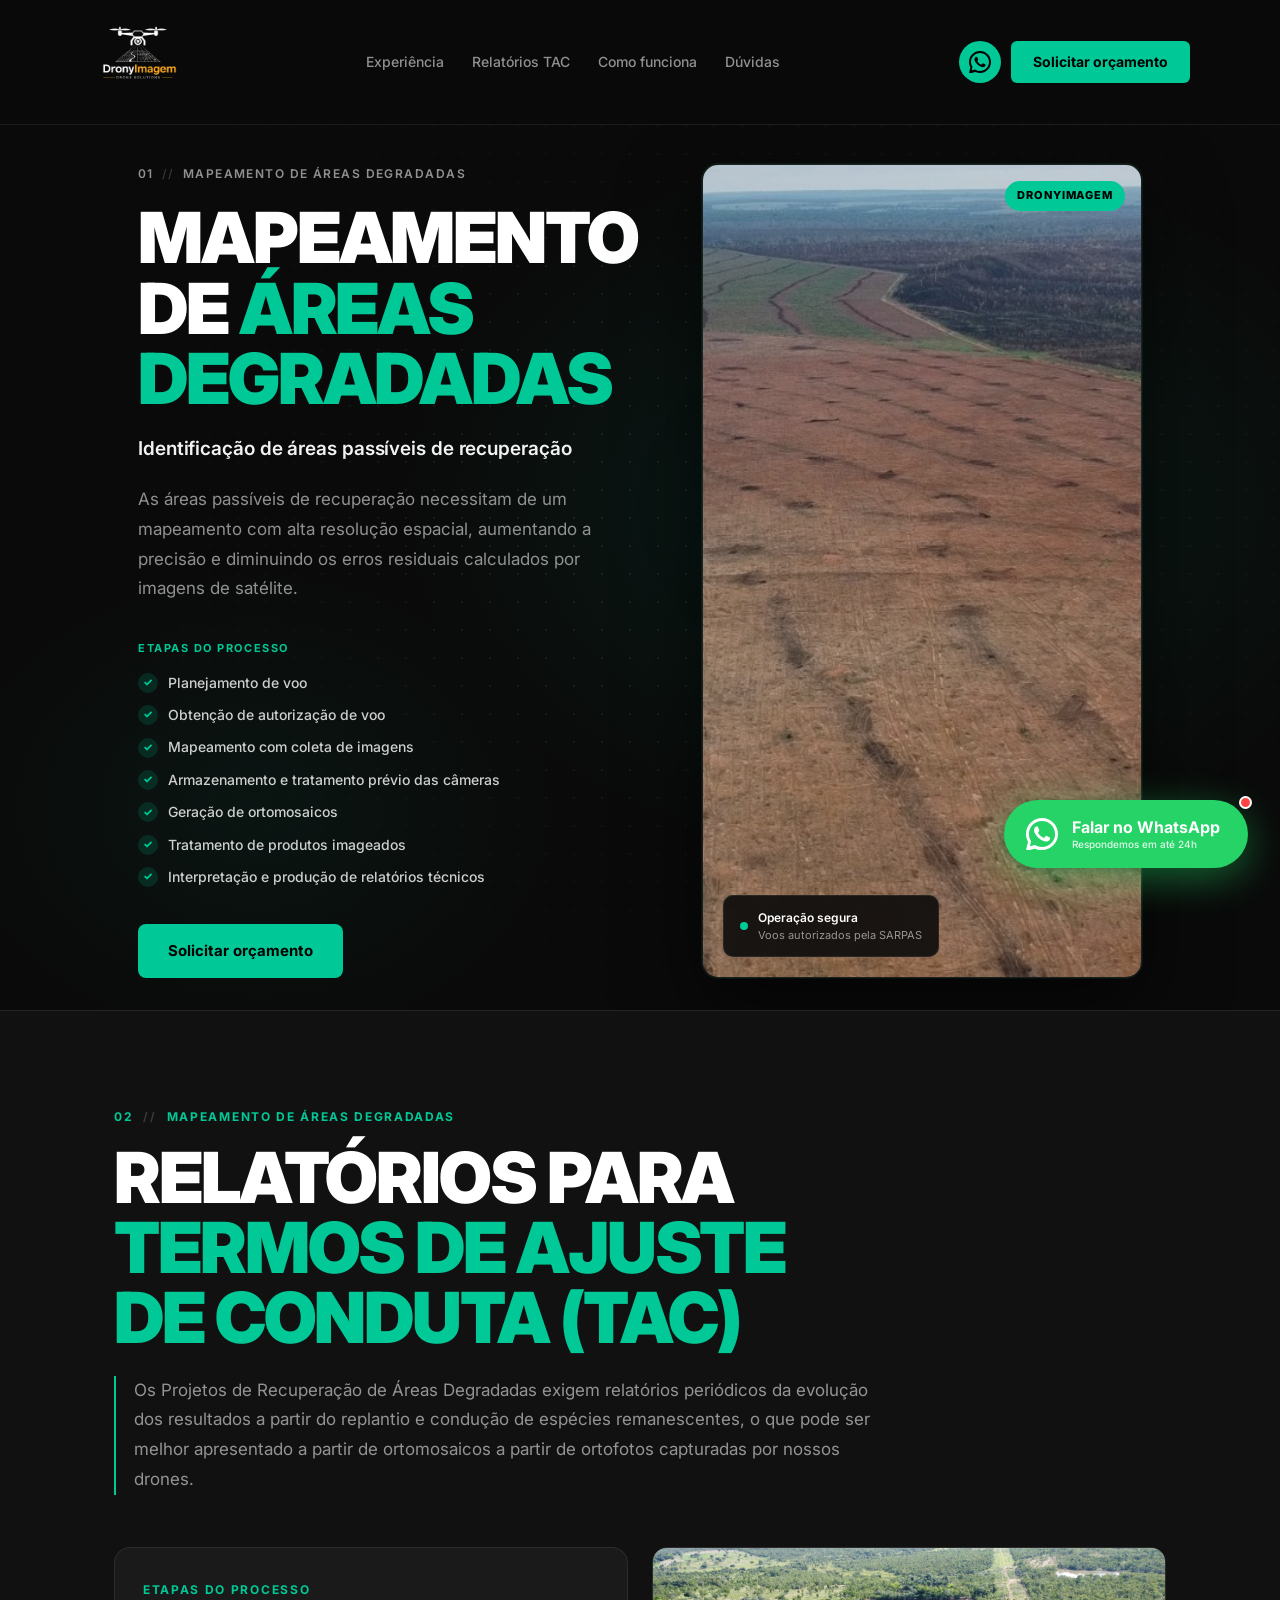
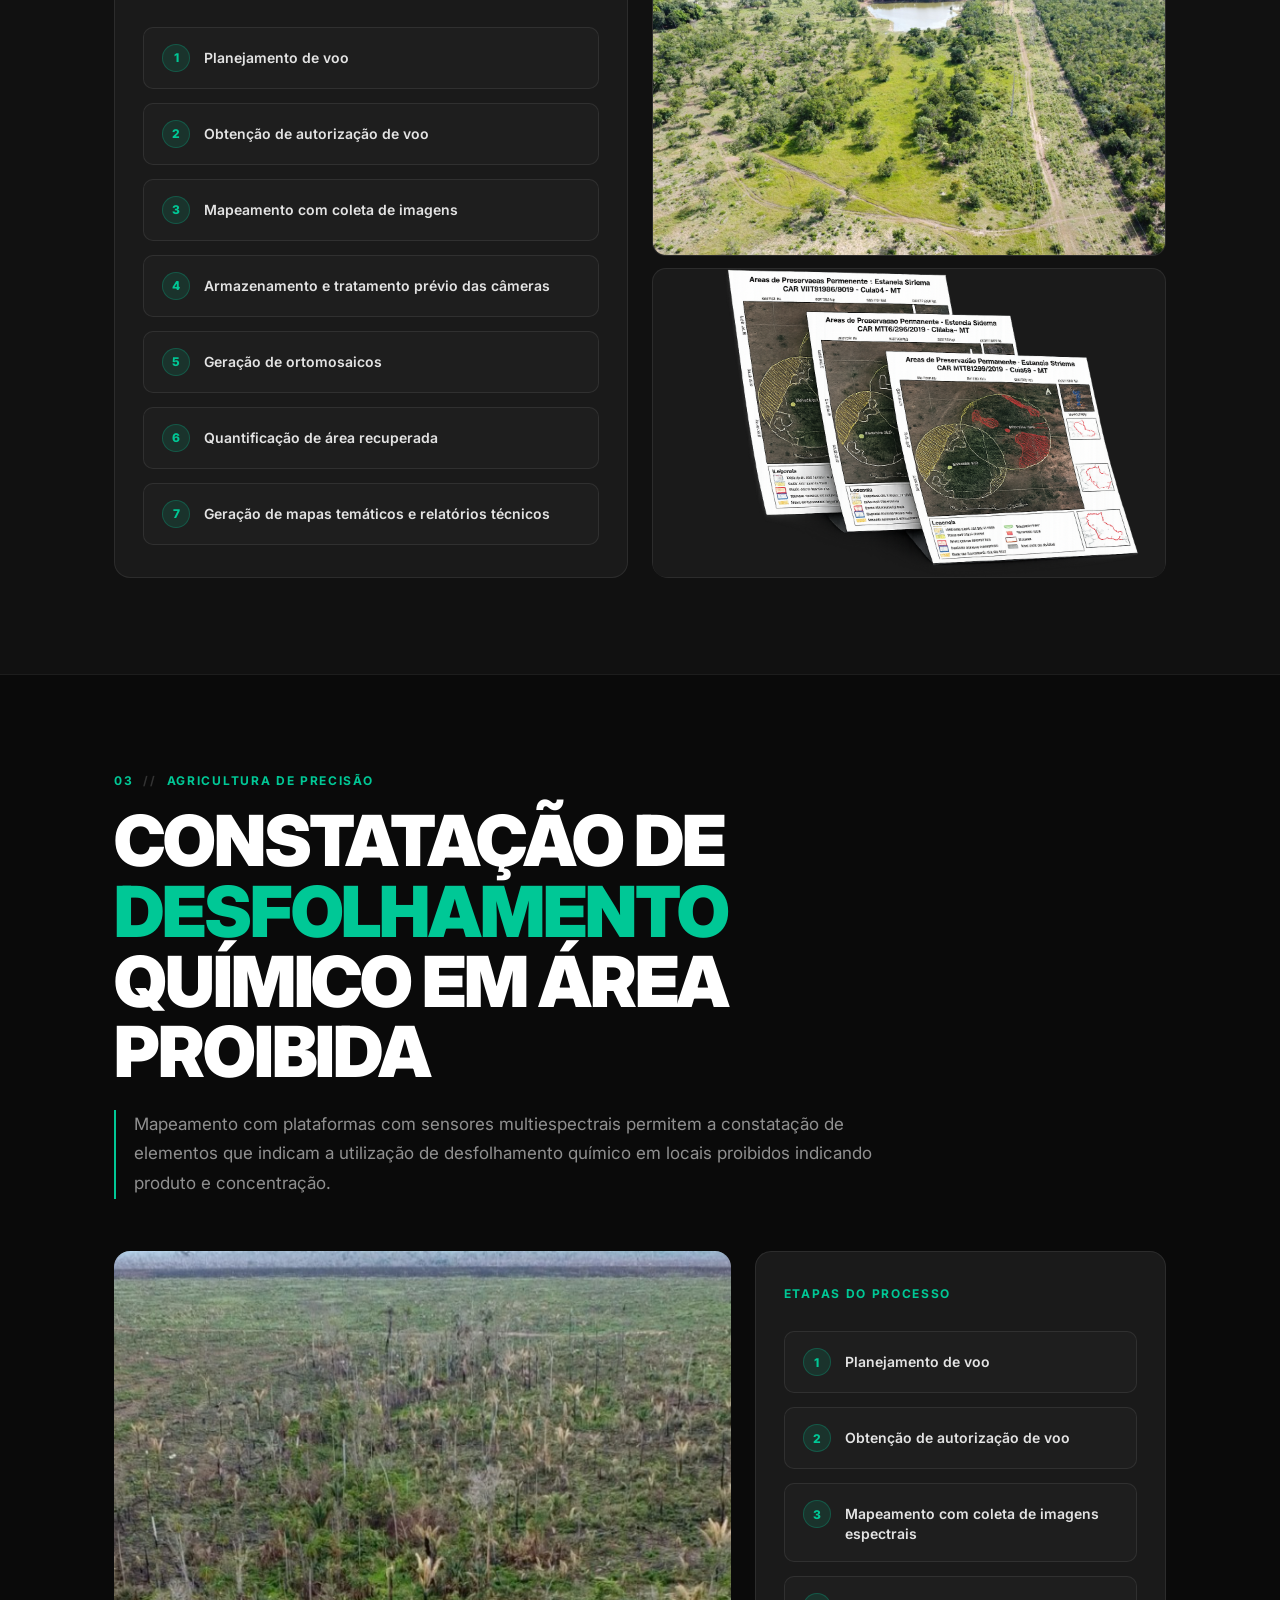
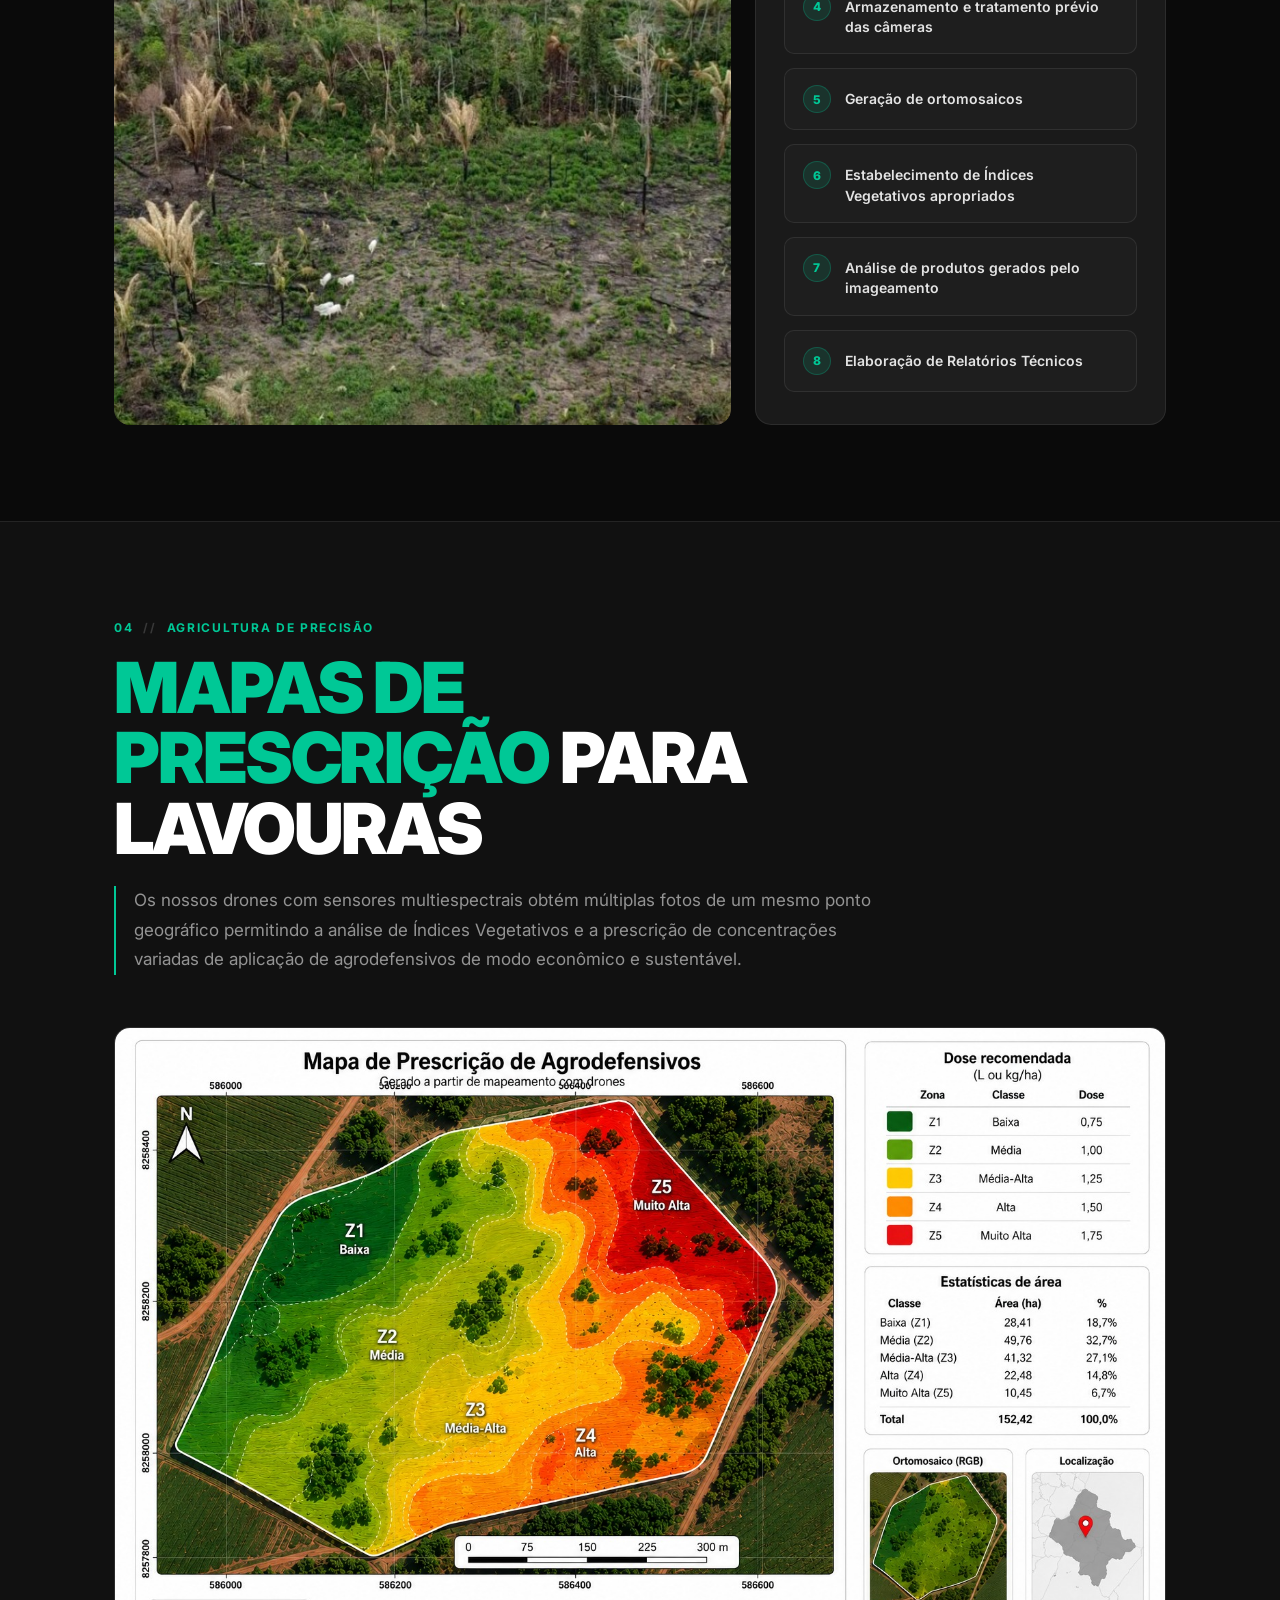
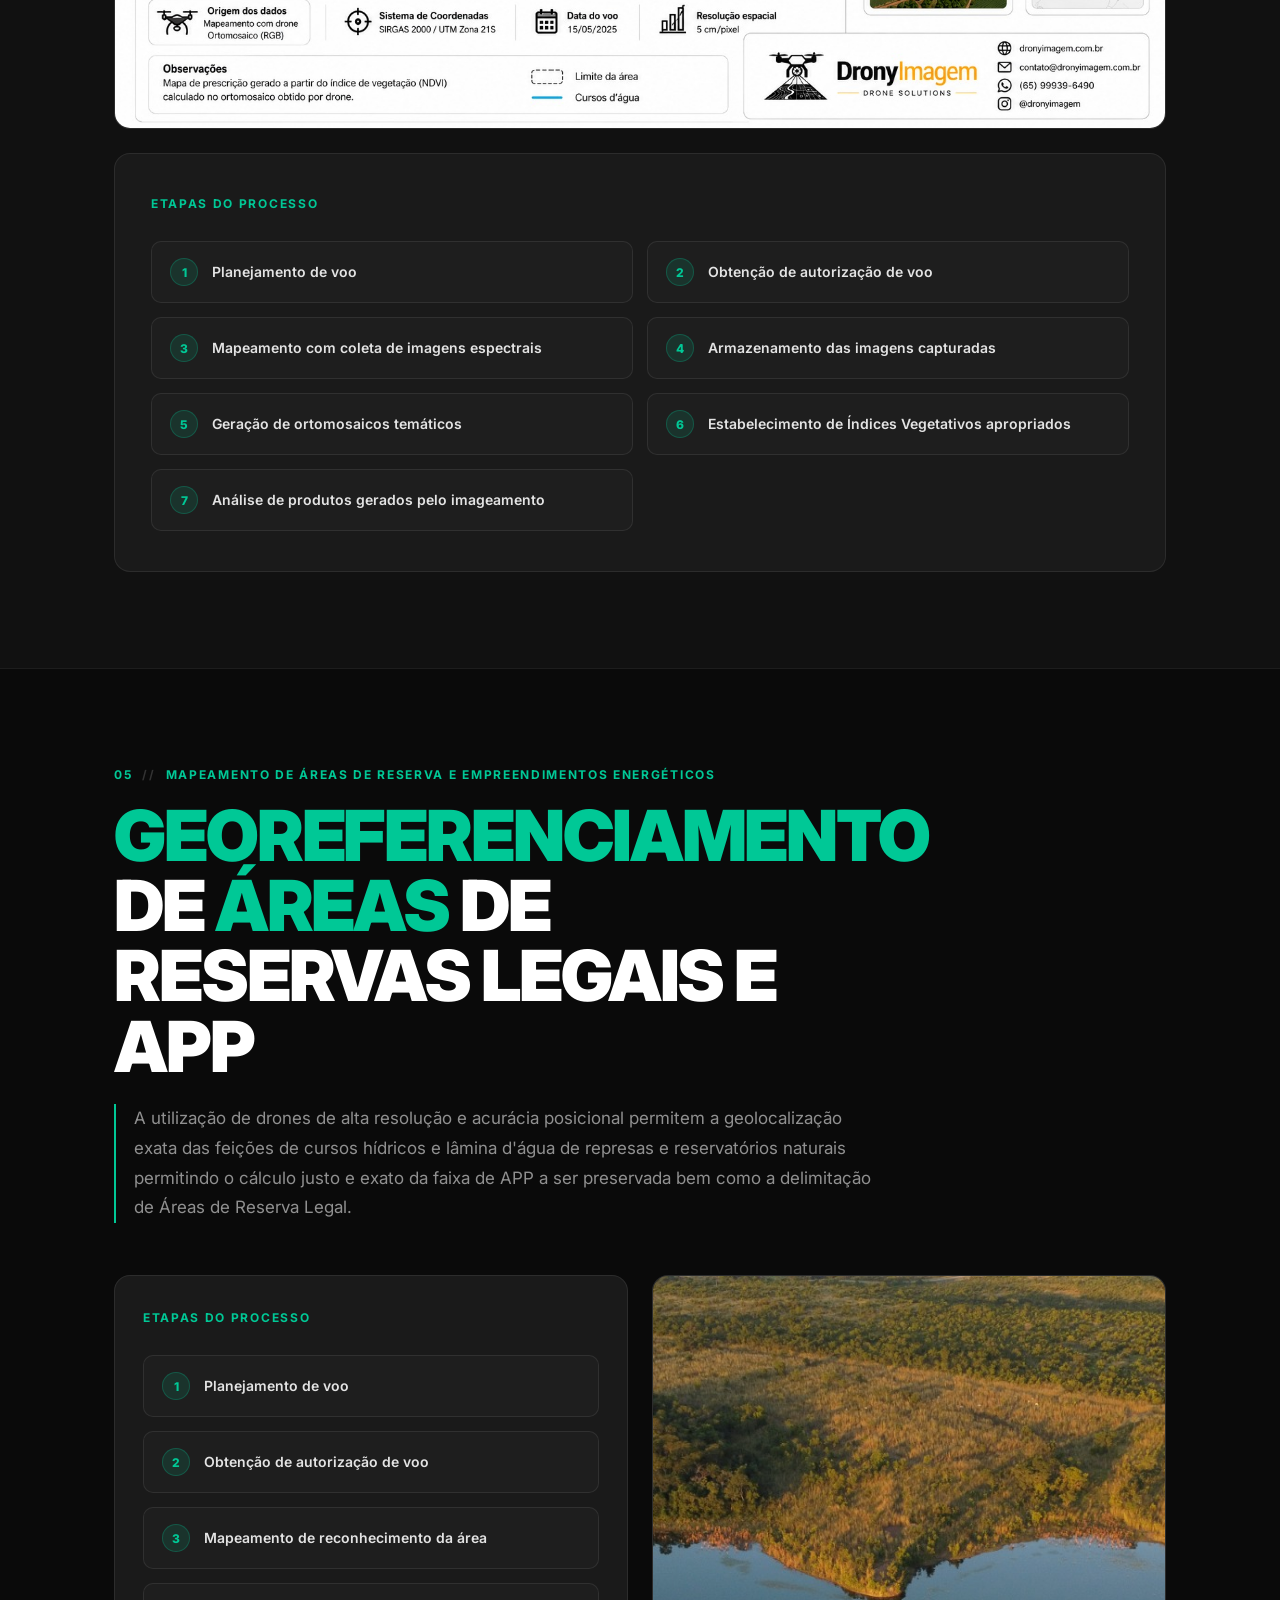
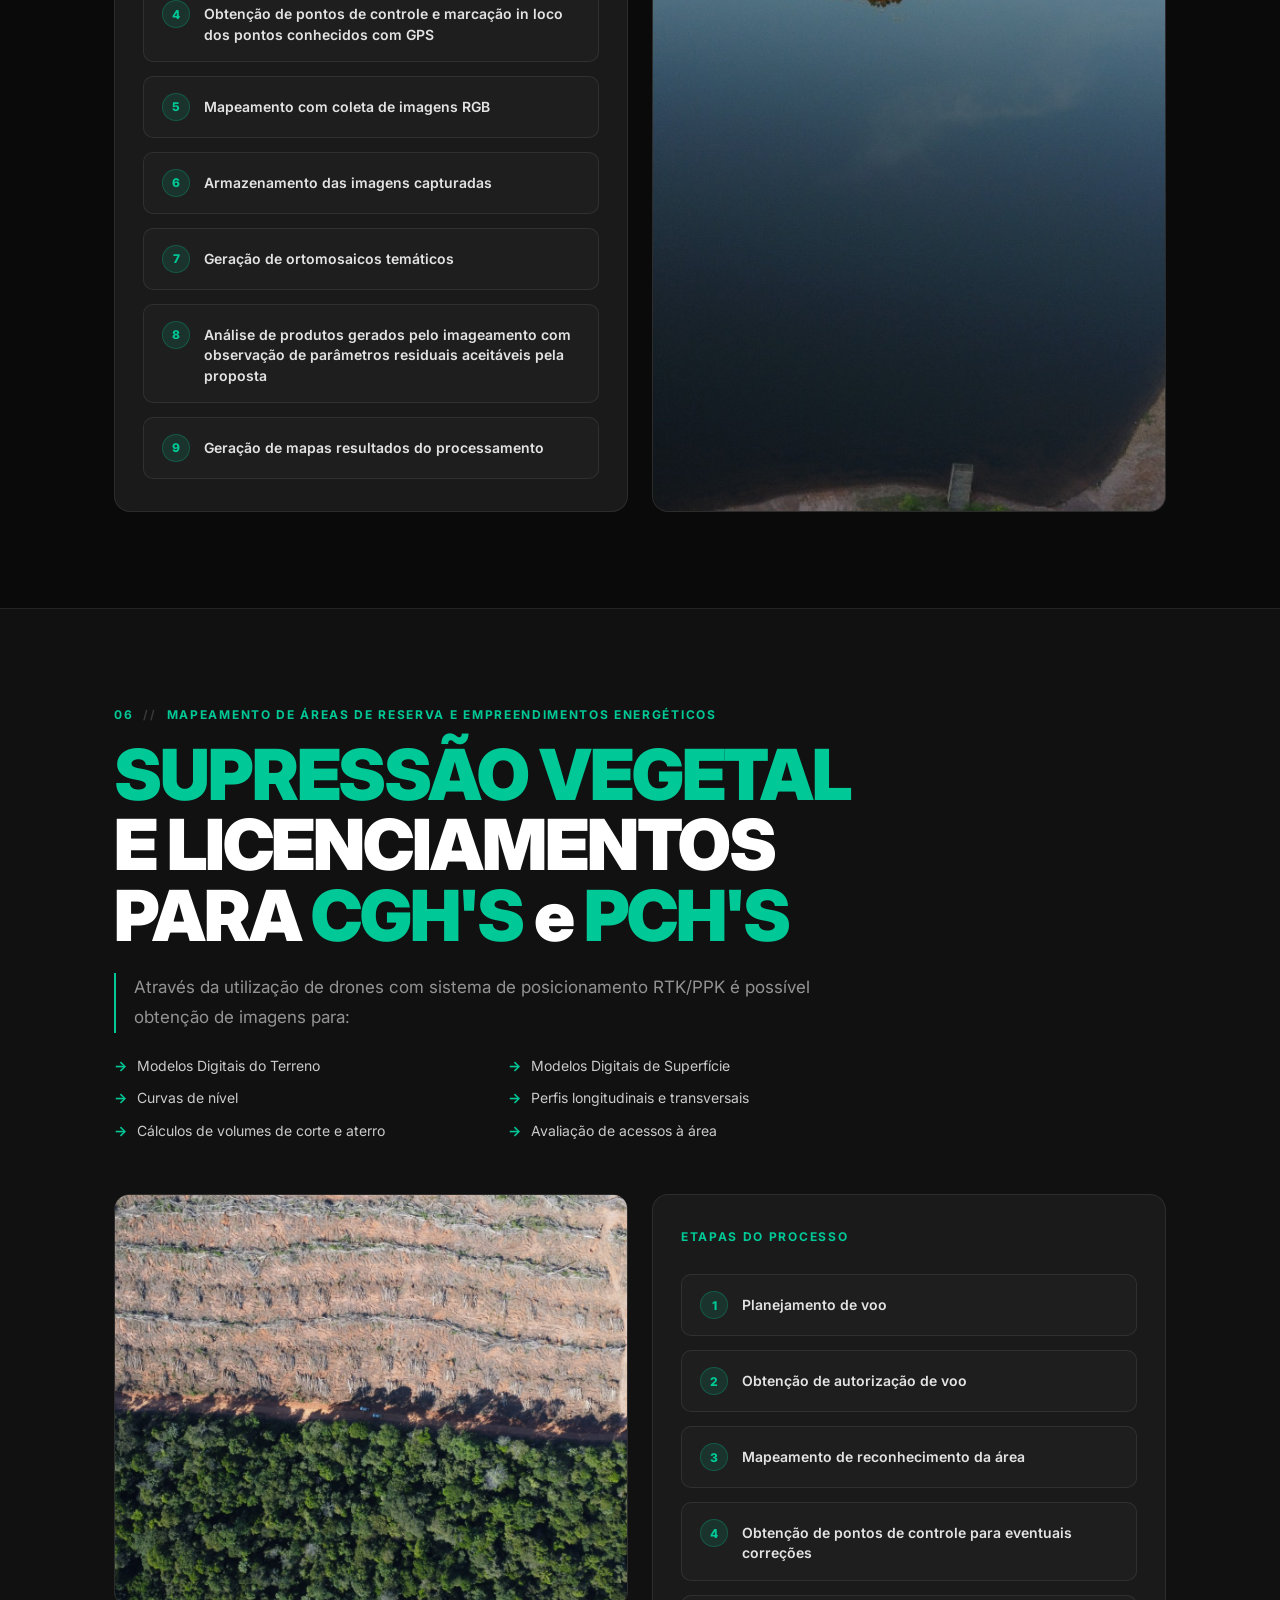
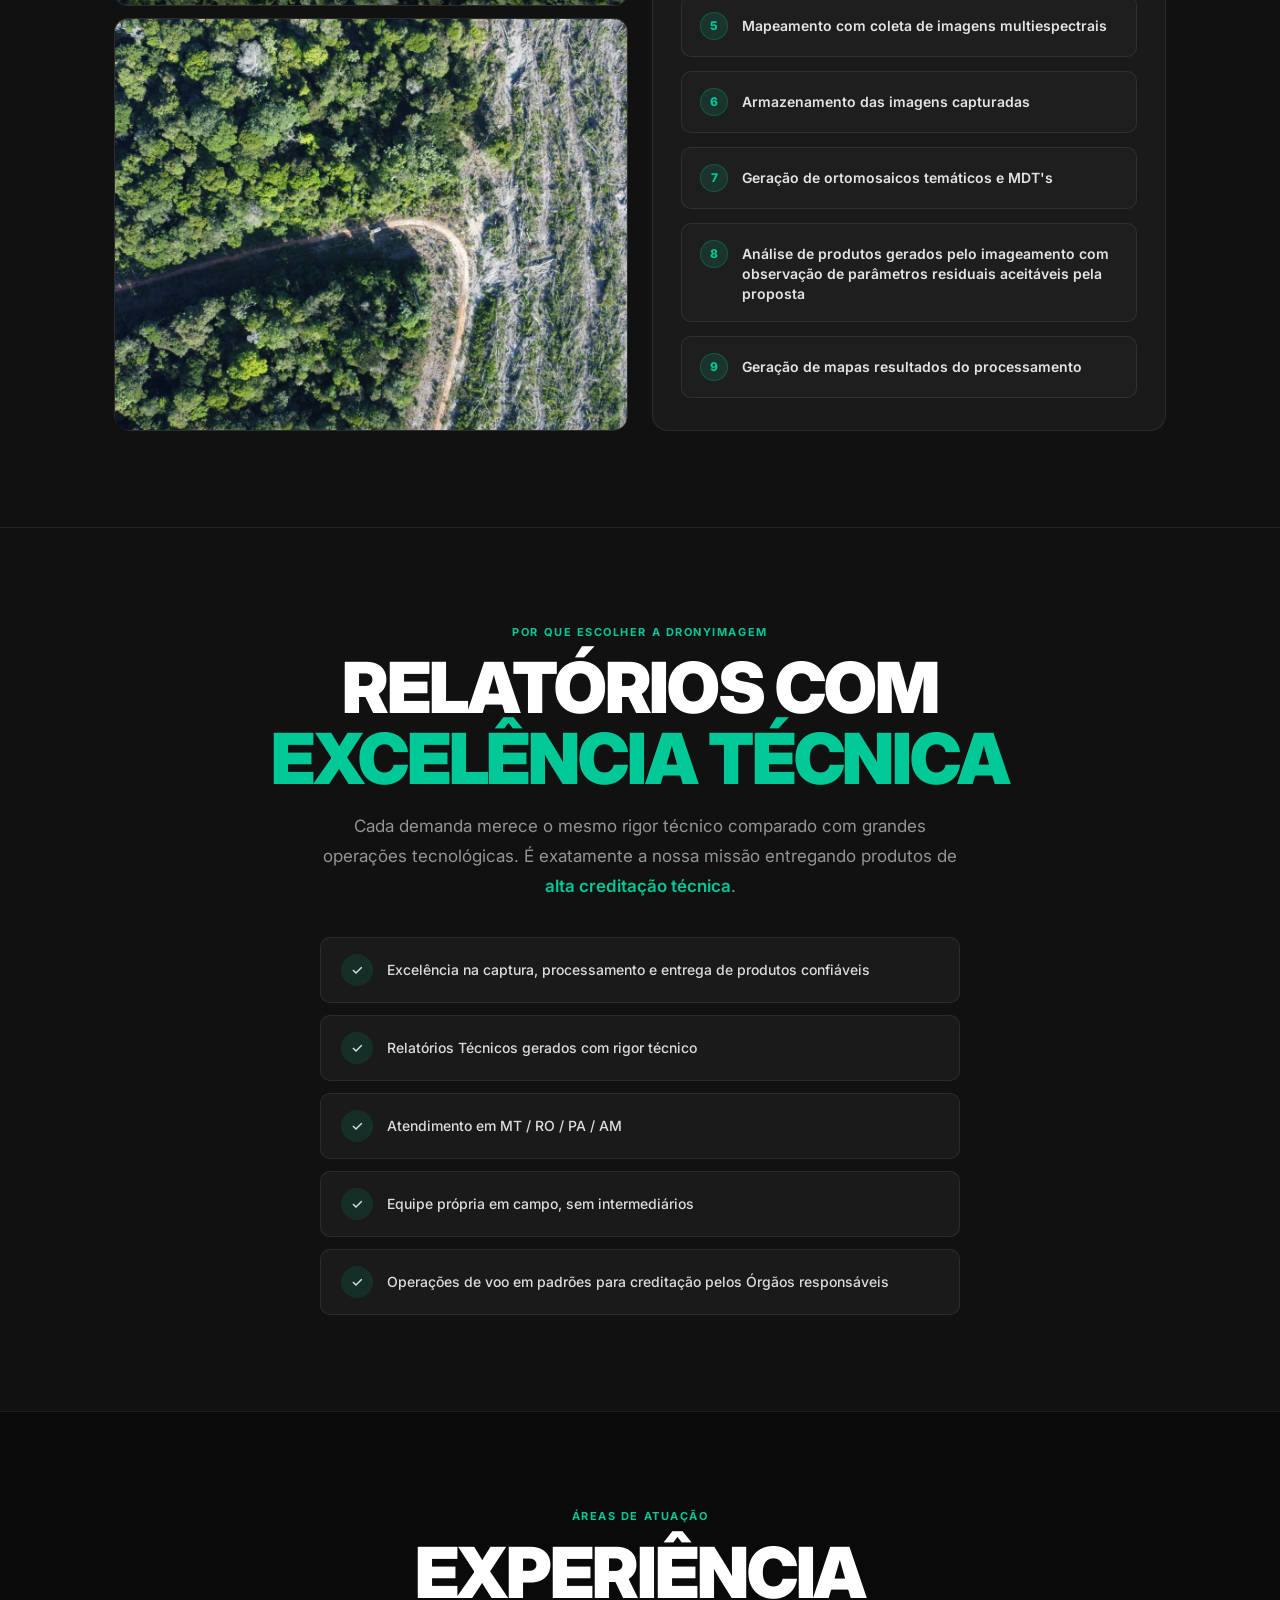
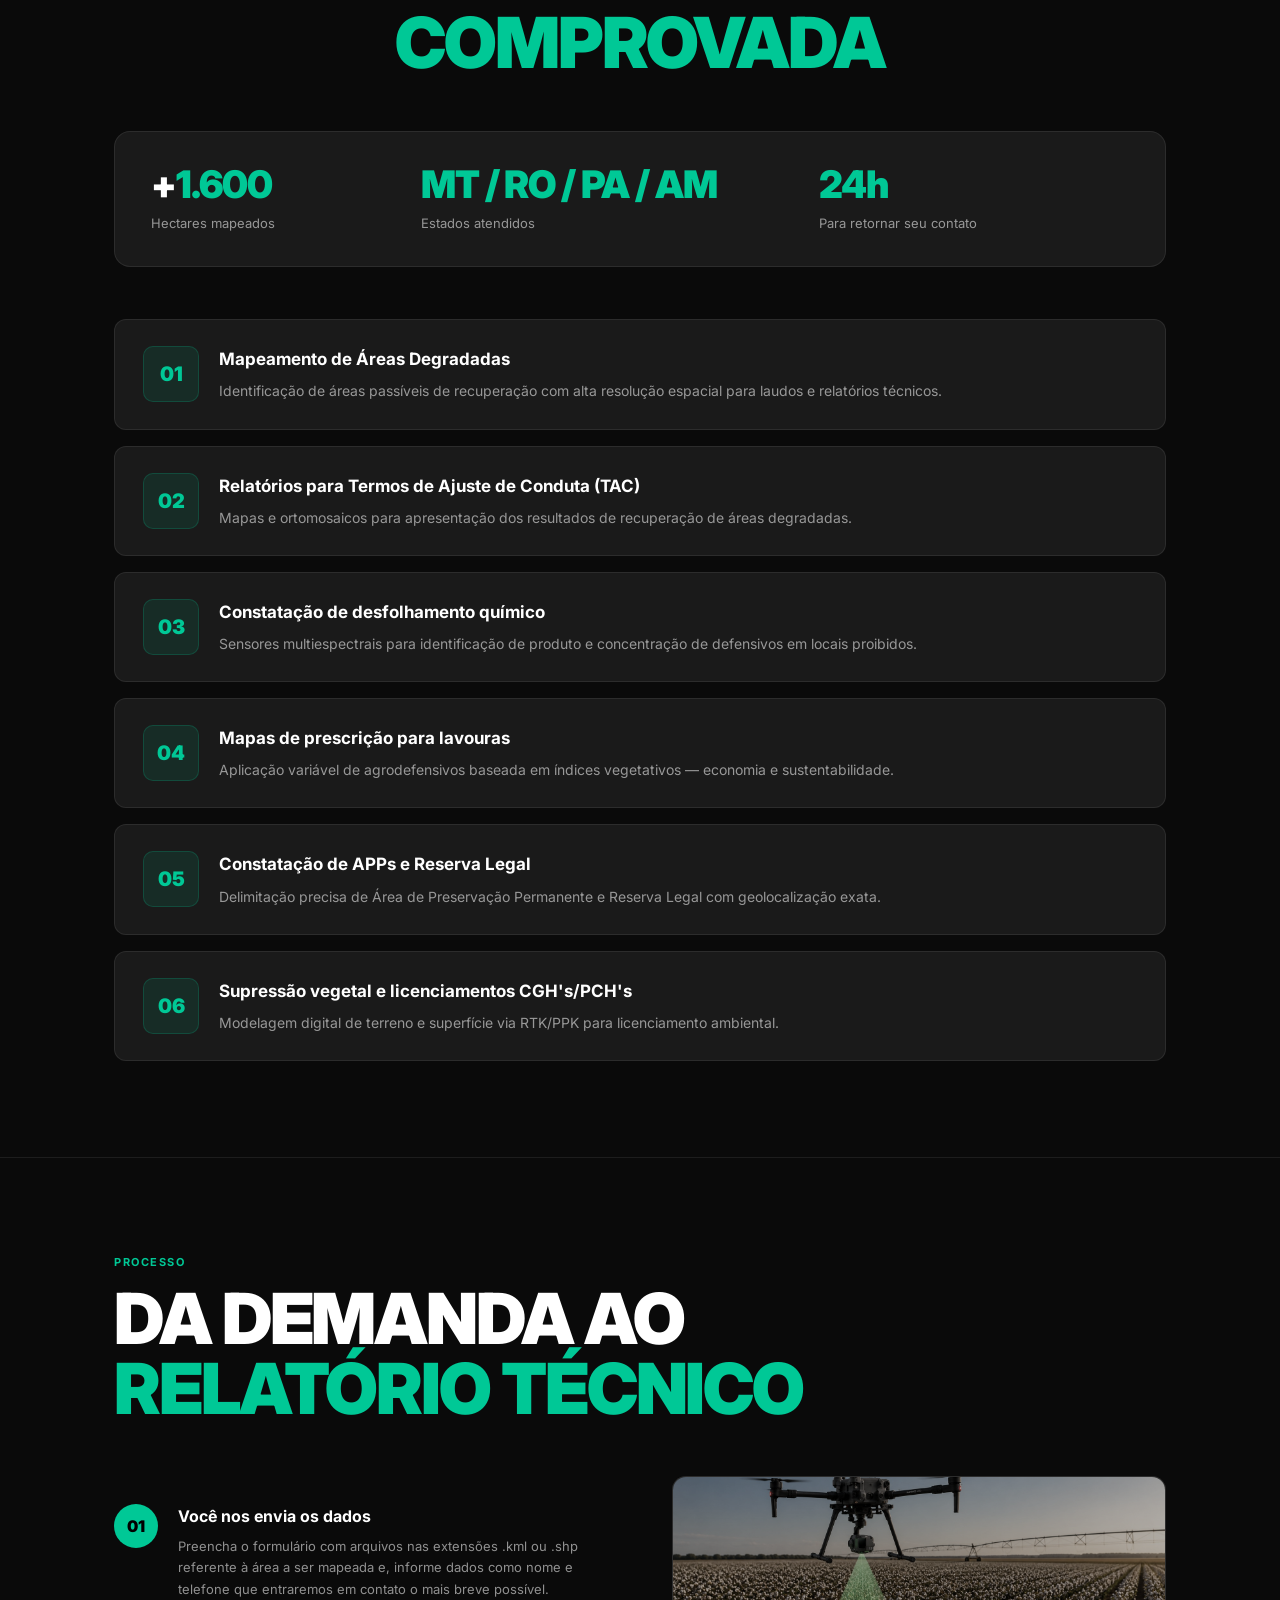
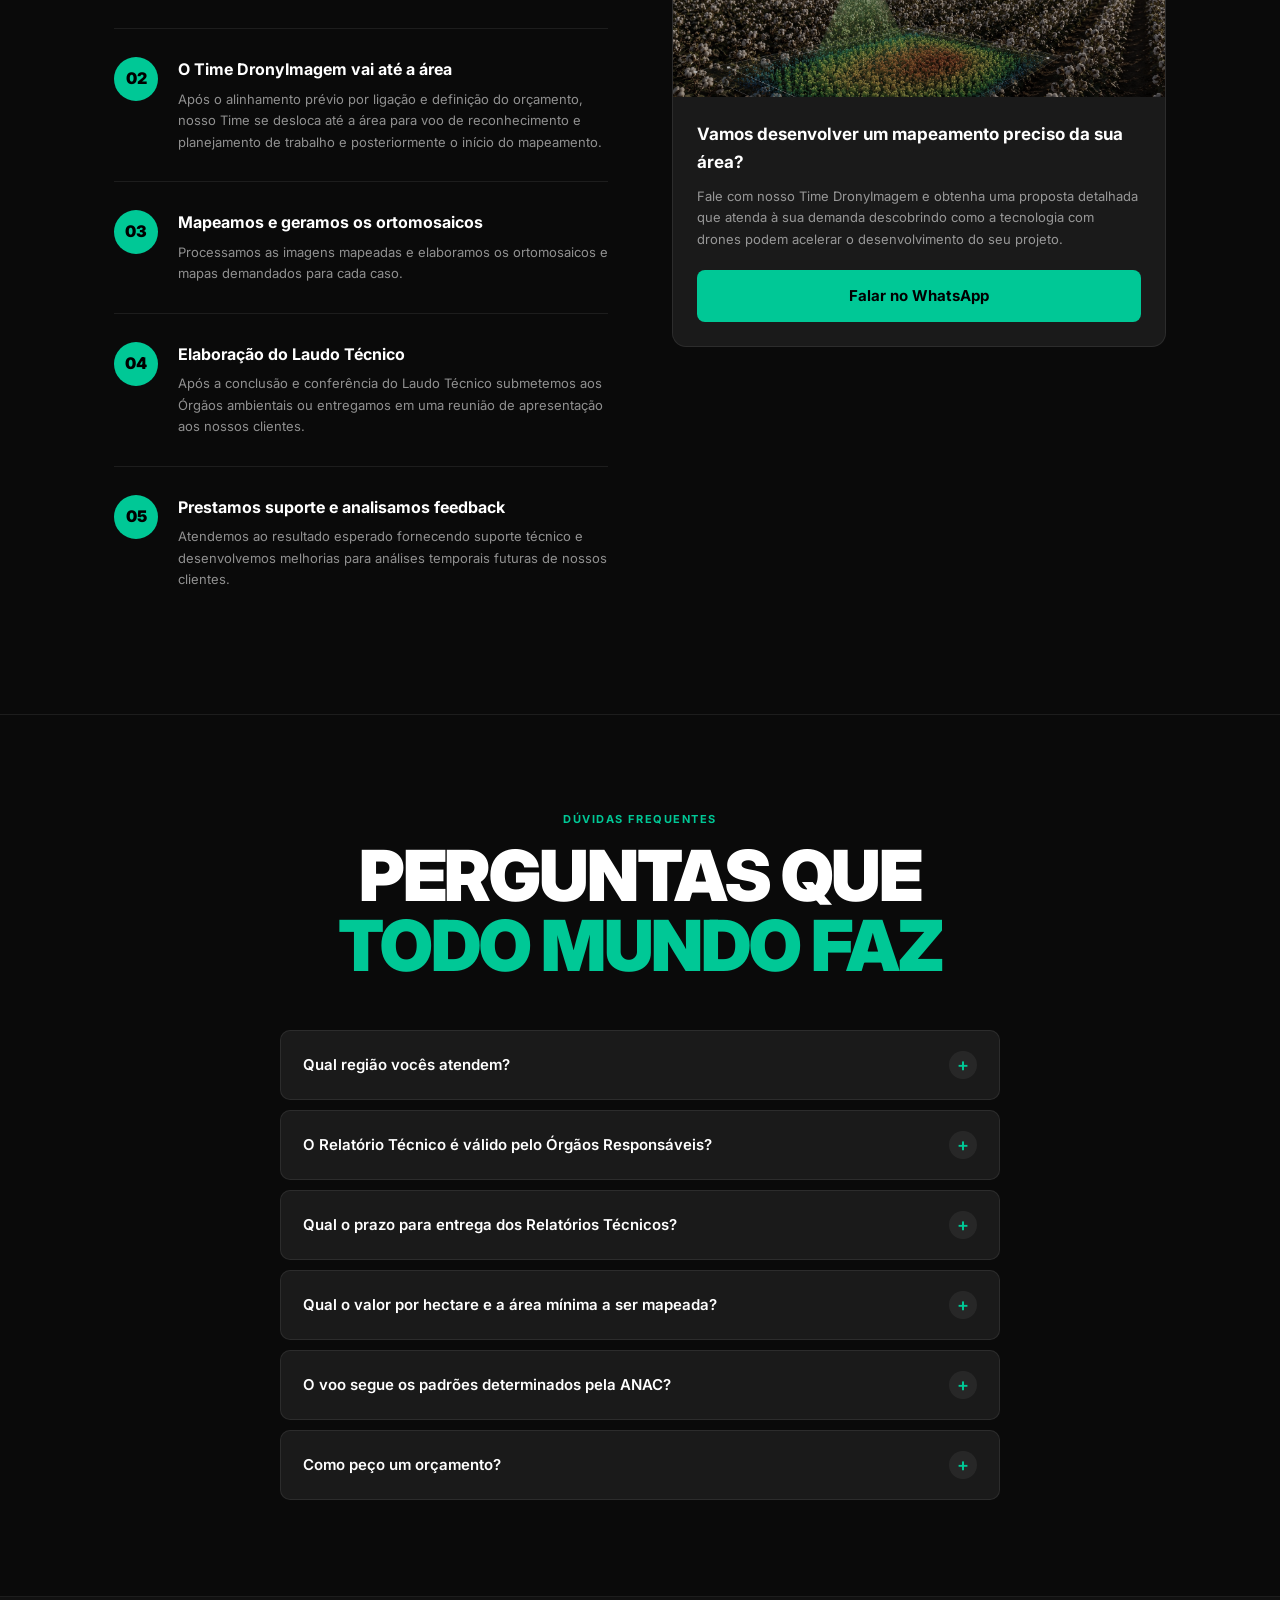
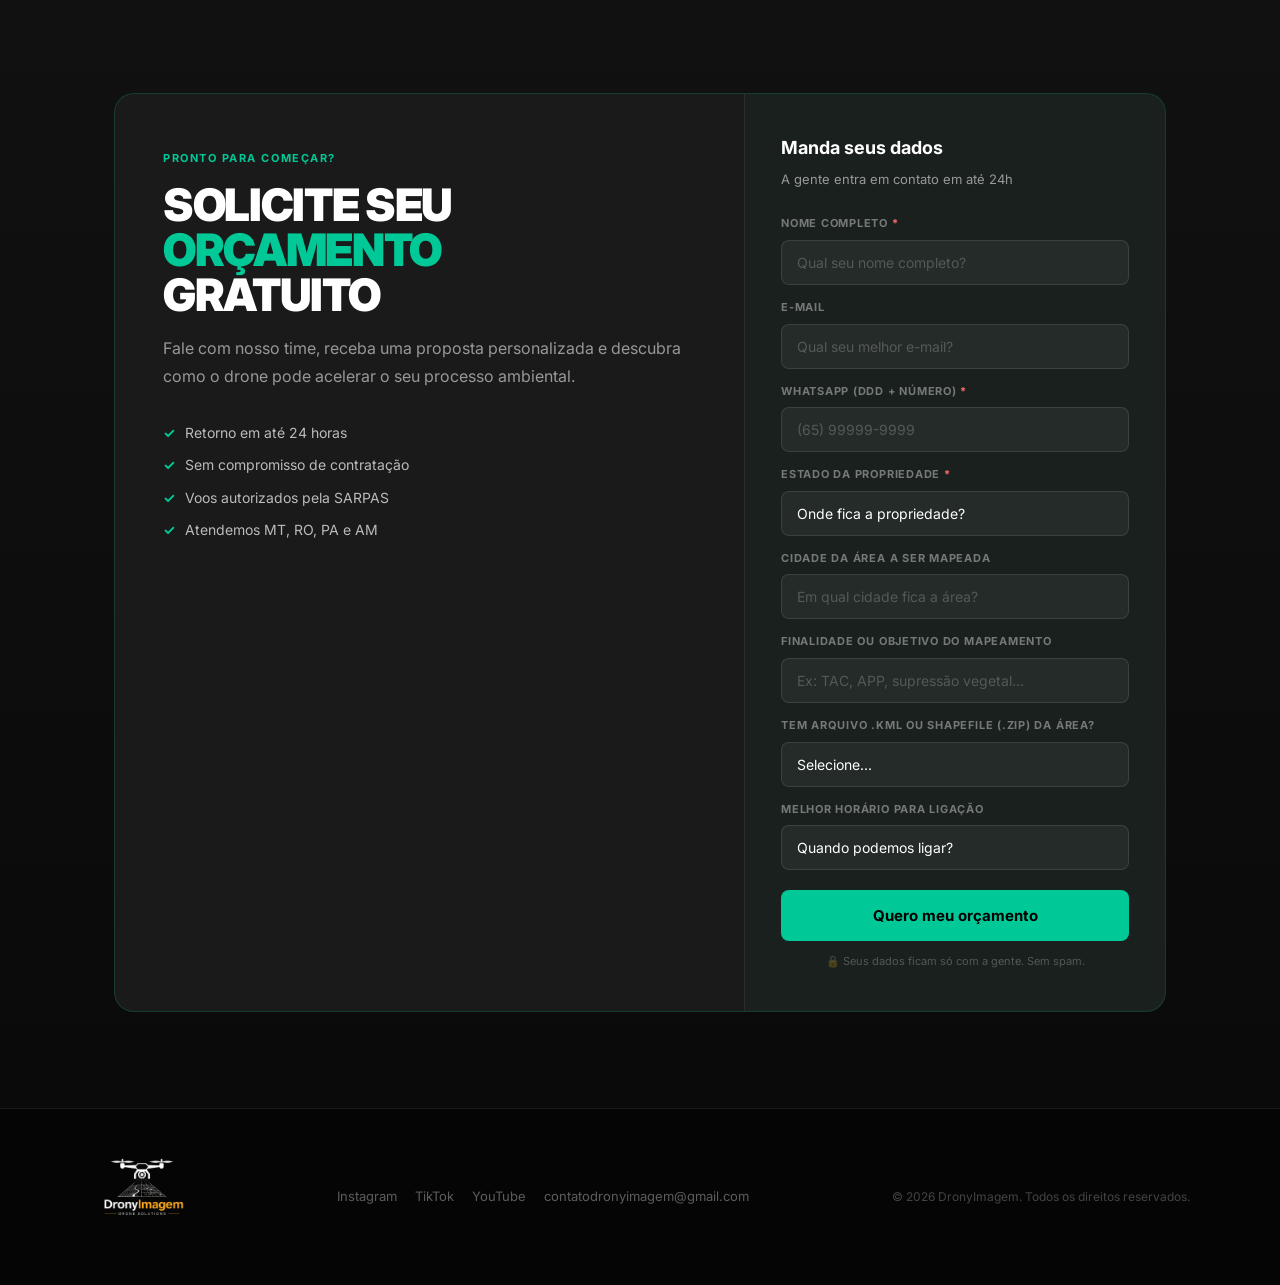
<file: lp/meio-ambiente/index.html>
<!DOCTYPE html>
<html lang="pt-BR">
<head>
<meta charset="UTF-8">
<meta name="viewport" content="width=device-width, initial-scale=1.0">

<!-- Google Tag Manager -->
<script>(function(w,d,s,l,i){w[l]=w[l]||[];w[l].push({'gtm.start':
new Date().getTime(),event:'gtm.js'});var f=d.getElementsByTagName(s)[0],
j=d.createElement(s),dl=l!='dataLayer'?'&l='+l:'';j.async=true;j.src=
'https://www.googletagmanager.com/gtm.js?id='+i+dl;f.parentNode.insertBefore(j,f);
})(window,document,'script','dataLayer','GTM-53GV2BVG');</script>
<!-- End Google Tag Manager -->

<meta name="description" content="Mapeamento de áreas degradadas, supressão vegetal e licenciamento ambiental com drone. Relatórios técnicos em dias para pequenos e médios produtores.">
<meta name="author" content="DronyImagem">
<title>Meio Ambiente | Mapeamento Ambiental com Drone — DronyImagem</title>
<link rel="icon" href="../../favicon.ico">
<meta property="og:type" content="website">
<meta property="og:site_name" content="DronyImagem">
<meta property="og:title" content="Meio Ambiente | Mapeamento Ambiental com Drone — DronyImagem">
<meta property="og:description" content="Mapeamento de áreas degradadas, supressão vegetal e licenciamento ambiental com drone. Relatórios técnicos em dias.">
<meta property="og:url" content="https://dronyimagem.com.br/lp/meio-ambiente/">
<meta property="og:image" content="https://dronyimagem.com.br/og-meio-ambiente.png">
<meta property="og:image:width" content="1200">
<meta property="og:image:height" content="630">
<meta name="twitter:card" content="summary_large_image">
<meta name="twitter:image" content="https://dronyimagem.com.br/og-meio-ambiente.png">
<link rel="preconnect" href="https://fonts.googleapis.com">
<link rel="preconnect" href="https://fonts.gstatic.com" crossorigin>
<link href="https://fonts.googleapis.com/css2?family=Inter:wght@400;500;600;700;800;900&display=swap" rel="stylesheet">
<style>
/* ── RESET & BASE ── */
*, *::before, *::after { box-sizing: border-box; margin: 0; padding: 0; }
html { scroll-behavior: smooth; font-size: 16px; }
body { font-family: 'Inter', sans-serif; background: #0a0a0a; color: #fff; overflow-x: hidden; line-height: 1.6; }
img { max-width: 100%; display: block; }
a { text-decoration: none; color: inherit; }
.container { max-width: 1100px; margin: 0 auto; padding: 0 24px; }

/* ── CORES ── */
:root {
  --verde:    #00c896;
  --verde-esc:#009e78;
  --cinza-1:  #111111;
  --cinza-2:  #1a1a1a;
  --cinza-3:  #232323;
  --cinza-4:  #2e2e2e;
  --txt-sec:  rgba(255,255,255,.55);
  --borda:    rgba(255,255,255,.08);
}

/* ── NAV ── */
header {
  position: fixed; top: 0; left: 0; right: 0; z-index: 200;
  background: rgba(10,10,10,.95); backdrop-filter: blur(14px);
  border-bottom: 1px solid var(--borda); padding: 0 24px;
}
.nav-inner {
  max-width: 1100px; margin: 0 auto;
  display: flex; align-items: center; justify-content: space-between;
  height: 124px;
}
.logo-wrap { display: flex; align-items: center; gap: 10px; }
.logo-icon {
  width: 36px; height: 36px; background: var(--verde); border-radius: 8px;
  display: grid; place-items: center; font-size: 18px;
}
.logo-txt { font-size: 17px; font-weight: 800; letter-spacing: -.02em; }
.logo-txt span { color: var(--verde); }
nav { display: flex; align-items: center; gap: 28px; }
nav a { font-size: 14px; font-weight: 500; color: var(--txt-sec); transition: color .2s; }
nav a:hover { color: #fff; }
.btn-nav {
  background: var(--verde); color: #000; font-size: 14px; font-weight: 700;
  padding: 10px 22px; border-radius: 6px; transition: background .2s, transform .15s;
}
.btn-nav:hover { background: var(--verde-esc); transform: translateY(-1px); }
.btn-nav-wpp {
  display: inline-grid; place-items: center;
  width: 42px; height: 42px;
  background: var(--verde); color: #000;
  border-radius: 50%;
  transition: background .2s, transform .15s;
  flex-shrink: 0;
}
.btn-nav-wpp:hover { background: var(--verde-esc); transform: translateY(-1px); }
.btn-nav-wpp svg { width: 22px; height: 22px; fill: #000; display: block; }
.nav-actions { display: flex; align-items: center; gap: 10px; }
.nav-mobile {
  display: none; font-size: 24px; cursor: pointer;
  color: #fff; background: none; border: none;
  padding: 8px 10px; line-height: 1;
}
.nav-mobile-menu {
  position: fixed; top: 124px; left: 0; right: 0;
  background: rgba(10,10,10,.98); backdrop-filter: blur(14px);
  border-bottom: 1px solid var(--borda);
  padding: 24px;
  flex-direction: column; gap: 4px;
  z-index: 199;
  max-height: calc(100vh - 124px); overflow-y: auto;
  display: none;
}
.nav-mobile-menu.open { display: flex; }
.nav-mobile-menu a {
  font-size: 16px; font-weight: 600; color: rgba(255,255,255,.85);
  padding: 14px 4px; border-bottom: 1px solid var(--borda);
  transition: color .2s;
}
.nav-mobile-menu a:hover { color: var(--verde); }
.nav-mobile-menu a.btn {
  margin-top: 16px; border-bottom: none; justify-content: center;
}

/* ── BOTÕES ── */
.btn {
  display: inline-flex; align-items: center; gap: 8px;
  font-family: 'Inter', sans-serif; font-size: 15px; font-weight: 700;
  padding: 15px 30px; border-radius: 8px; border: none;
  cursor: pointer; text-decoration: none; transition: all .2s;
}
.btn-green { background: var(--verde); color: #000; }
.btn-green:hover { background: var(--verde-esc); transform: translateY(-2px); }
.btn-outline { background: transparent; color: #fff; border: 1.5px solid rgba(255,255,255,.25); }
.btn-outline:hover { border-color: #fff; background: rgba(255,255,255,.06); }

/* ── HERO ── */
#hero {
  position: relative;
  display: flex; align-items: center; padding: 164px 0 32px;
  overflow: hidden; background: #0a0a0a;
}
.hero-bg {
  position: absolute; inset: 0; z-index: 0;
  background:
    radial-gradient(ellipse 60% 55% at 70% 50%, rgba(0,200,150,.1) 0%, transparent 65%),
    radial-gradient(ellipse 40% 40% at 20% 80%, rgba(0,200,150,.06) 0%, transparent 60%);
}
.hero-dots {
  position: absolute; inset: 0; z-index: 0;
  background-image: radial-gradient(rgba(255,255,255,.07) 1px, transparent 1px);
  background-size: 28px 28px;
  mask-image: radial-gradient(ellipse 80% 80% at 60% 50%, black 20%, transparent 75%);
}
.hero-inner {
  position: relative; z-index: 1;
  display: grid; grid-template-columns: 1fr 440px; gap: 64px; align-items: stretch;
}
.hero-inner > .fi:last-child { display: flex; flex-direction: column; }
.hero-inner > .fi:last-child > .hero-img-wrap { flex: 1; display: flex; }
.breadcrumb {
  display: flex; align-items: center; gap: 8px;
  font-size: 12px; font-weight: 600; letter-spacing: .12em;
  text-transform: uppercase; color: var(--verde); margin-bottom: 20px;
}
.breadcrumb span { color: var(--txt-sec); }
.hero-kicker {
  font-size: 12px; font-weight: 700; letter-spacing: .14em;
  text-transform: uppercase; color: var(--txt-sec); margin-bottom: 20px;
}
h1 {
  font-size: clamp(44px, 5.5vw, 74px); font-weight: 900;
  line-height: 1.0; letter-spacing: -.03em; text-transform: uppercase;
  margin-bottom: 22px;
}
h1 .verde { color: var(--verde); }
.hero-subtitle {
  font-size: 19px; font-weight: 600; line-height: 1.4;
  color: rgba(255,255,255,.95); margin-bottom: 22px;
  letter-spacing: -.005em; max-width: 520px;
}
.hero-desc {
  font-size: 17px; line-height: 1.75; color: var(--txt-sec);
  max-width: 500px; margin-bottom: 36px;
}
.hero-etapas-label {
  font-size: 11px; font-weight: 700; letter-spacing: .14em;
  text-transform: uppercase; color: var(--verde); margin-bottom: 14px;
}
.hero-checks { display: flex; flex-direction: column; gap: 10px; margin-bottom: 36px; }
.hero-check {
  display: flex; align-items: center; gap: 10px;
  font-size: 14px; font-weight: 500; color: rgba(255,255,255,.8);
}
.hero-check::before {
  content: '✓'; width: 20px; height: 20px; flex-shrink: 0;
  background: rgba(0,200,150,.15); color: var(--verde);
  border-radius: 50%; display: grid; place-items: center;
  font-size: 11px; font-weight: 800;
}
.hero-btns { display: flex; gap: 12px; flex-wrap: wrap; margin-bottom: 0; }
.hero-stats { display: flex; gap: 36px; padding-top: 32px; border-top: 1px solid var(--borda); }
.stat-n { font-size: 32px; font-weight: 900; letter-spacing: -.03em; color: #fff; line-height: 1; }
.stat-n em { font-style: normal; color: var(--verde); }
.stat-l { font-size: 12px; color: var(--txt-sec); margin-top: 3px; }

/* HERO IMAGEM */
.hero-img-wrap {
  position: relative; border-radius: 16px; overflow: hidden;
  border: 1px solid var(--borda);
  box-shadow: 0 32px 80px rgba(0,0,0,.6), 0 0 0 1px rgba(0,200,150,.12);
}
.hero-img-wrap img {
  width: 100%; height: 100%; min-height: 480px;
  object-fit: cover; display: block;
  filter: brightness(.85);
  flex: 1;
}
.hero-img-badge {
  position: absolute; bottom: 20px; left: 20px;
  background: rgba(10,10,10,.88); backdrop-filter: blur(12px);
  border: 1px solid var(--borda); border-radius: 10px;
  padding: 12px 16px; display: flex; align-items: center; gap: 10px;
}
.badge-dot { width: 8px; height: 8px; border-radius: 50%; background: var(--verde); animation: pulse 2s infinite; }
@keyframes pulse { 0%,100%{opacity:1;transform:scale(1)}50%{opacity:.4;transform:scale(1.4)} }
.badge-txt { font-size: 12px; font-weight: 600; }
.badge-txt span { display: block; color: var(--txt-sec); font-size: 11px; font-weight: 400; }
.hero-img-tag {
  position: absolute; top: 16px; right: 16px;
  background: var(--verde); color: #000;
  font-size: 11px; font-weight: 800; letter-spacing: .08em;
  text-transform: uppercase; padding: 6px 12px; border-radius: 99px;
}

/* ── SEÇÃO: INTRO CARDS ── */
#intro {
  padding: 80px 0; background: var(--cinza-1);
  border-top: 1px solid var(--borda);
}
.intro-header { text-align: center; margin-bottom: 52px; }
.section-kicker {
  font-size: 11px; font-weight: 700; letter-spacing: .14em;
  text-transform: uppercase; color: var(--verde); margin-bottom: 12px;
}
h2 {
  font-size: clamp(44px, 5.5vw, 74px); font-weight: 900;
  line-height: 1.0; letter-spacing: -.03em; margin-bottom: 22px;
  text-transform: uppercase;
}
h2 em { font-style: normal; color: var(--verde); }
.intro-sub { font-size: 16px; color: var(--txt-sec); max-width: 520px; margin: 0 auto; }
.intro-cards { display: grid; grid-template-columns: repeat(5, 1fr); gap: 12px; }
.intro-card {
  background: var(--cinza-2); border: 1px solid var(--borda);
  border-radius: 12px; padding: 24px 18px; text-align: center;
  transition: border-color .2s, background .2s;
}
.intro-card:hover { border-color: rgba(0,200,150,.35); background: rgba(0,200,150,.04); }
.intro-card-ico { font-size: 28px; margin-bottom: 12px; }
.intro-card h3 { font-size: 13px; font-weight: 700; margin-bottom: 6px; }
.intro-card p { font-size: 12px; color: var(--txt-sec); line-height: 1.5; }

/* ── SEÇÃO: EXPERIÊNCIA COMPROVADA ── */
#experiencia { padding: 96px 0; background: #0a0a0a; border-top: 1px solid var(--borda); }
.indices-stats {
  display: grid; grid-template-columns: repeat(3, 1fr); gap: 24px;
  background: var(--cinza-2); border: 1px solid var(--borda);
  border-radius: 16px; padding: 32px 36px;
  margin-bottom: 52px;
}
.indices-stats > div { padding: 0; }
.indices-stats > div:nth-child(2) { margin-left: -64px; }
.indices-stats .stat-n {
  font-size: clamp(28px, 3vw, 38px); font-weight: 900;
  letter-spacing: -.03em; color: #fff; line-height: 1.1;
}
.indices-stats .stat-n em { font-style: normal; color: var(--verde); }
.indices-stats .stat-l {
  font-size: 13px; color: var(--txt-sec); margin-top: 8px;
}
@media (max-width: 720px) {
  .indices-stats { grid-template-columns: 1fr; gap: 18px; padding: 24px; }
  .indices-stats > div:nth-child(2) { margin-left: 0; }
}
.sec-header { margin-bottom: 52px; }
.sol-grid { display: flex; flex-direction: column; gap: 16px; }
.sol-item {
  display: grid; grid-template-columns: 56px 1fr;
  gap: 20px; align-items: flex-start;
  background: var(--cinza-2); border: 1px solid var(--borda);
  border-radius: 12px; padding: 26px 28px;
  transition: border-color .25s, background .25s, transform .15s;
  text-decoration: none; color: inherit;
}
a.sol-item:hover { transform: translateY(-2px); }
.sol-item:hover { border-color: rgba(0,200,150,.3); background: rgba(0,200,150,.03); }
.sol-num {
  width: 56px; height: 56px; flex-shrink: 0;
  background: rgba(0,200,150,.1); border-radius: 10px;
  display: grid; place-items: center;
  font-size: 20px; font-weight: 900; color: var(--verde);
  border: 1px solid rgba(0,200,150,.2);
}
.sol-content h3 { font-size: 17px; font-weight: 700; margin-bottom: 6px; }
.sol-content p { font-size: 14px; color: var(--txt-sec); line-height: 1.65; }

/* ── SEÇÃO: DEEP DIVE — ÁREAS DEGRADADAS ── */
#deep-dive { padding: 96px 0; background: var(--cinza-1); border-top: 1px solid var(--borda); }
.dd-header { margin-bottom: 52px; max-width: 760px; }
.dd-eyebrow {
  display: flex; align-items: center; gap: 10px;
  font-size: 12px; font-weight: 700; letter-spacing: .14em;
  text-transform: uppercase; color: var(--verde); margin-bottom: 16px;
}
.dd-eyebrow span { color: var(--txt-sec); }
.dd-lead {
  font-size: 17px; color: var(--txt-sec); line-height: 1.75;
  border-left: 2px solid var(--verde); padding-left: 18px; margin-top: 14px;
}
.dd-steps-wrap {
  background: var(--cinza-2); border: 1px solid var(--borda);
  border-radius: 16px; padding: 40px 36px;
}
.dd-steps-title {
  font-size: 12px; font-weight: 700; letter-spacing: .14em;
  text-transform: uppercase; color: var(--verde); margin-bottom: 28px;
}
.dd-steps { display: grid; grid-template-columns: repeat(2, 1fr); gap: 14px; }
.dd-body {
  display: grid; grid-template-columns: 1fr 1fr; gap: 24px;
  align-items: stretch;
}
.dd-body .dd-steps-wrap { padding: 32px 28px; }
.dd-body .dd-steps { grid-template-columns: 1fr; }
.dd-img {
  position: relative;
  background: linear-gradient(135deg, rgba(0,200,150,.08) 0%, rgba(10,10,10,.6) 100%);
  border: 1px dashed rgba(0,200,150,.22);
  border-radius: 16px;
  min-height: 360px;
  display: flex; flex-direction: column; align-items: center; justify-content: center; gap: 12px;
  font-size: 14px; color: rgba(255,255,255,.42); text-align: center; padding: 24px;
  overflow: hidden;
}
.dd-img-ico { font-size: 44px; opacity: .55; }
.dd-img small { font-size: 11px; color: rgba(255,255,255,.28); letter-spacing: .04em; }
.dd-img-filled {
  padding: 0; background: var(--cinza-2);
  border: 1px solid var(--borda); overflow: hidden;
  display: block; min-height: 360px; position: relative;
}
.dd-img-filled img {
  position: absolute; inset: 0;
  width: 100%; height: 100%;
  object-fit: cover; display: block;
}
.dd-img-bg {
  background-size: cover;
  background-position: center top;
  background-repeat: no-repeat;
}
.dd-img-stack {
  display: flex; flex-direction: column; gap: 12px;
  min-height: 360px; padding: 0; border: none; background: transparent;
}
.dd-img-stack img {
  flex: 1 1 0; width: 100%; min-height: 180px;
  object-fit: cover; border-radius: 14px;
  border: 1px solid var(--borda); background: var(--cinza-2);
  display: block;
}

/* ── SEÇÃO: DEEP DIVE 03 ── */
#deep-dive-3 { padding: 96px 0; background: #0a0a0a; border-top: 1px solid var(--borda); }
#deep-dive-3 .dd-body { grid-template-columns: 1.5fr 1fr; }
#deep-dive-3 .dd-img-filled { border: none; }
#deep-dive-3 .dd-img-filled img {
  object-position: center top;
  transform: scale(1.04);
  transform-origin: top;
}

/* ── SEÇÃO: DEEP DIVE 04 ── */
#deep-dive-4 { padding: 96px 0; background: var(--cinza-1); border-top: 1px solid var(--borda); }
.dd-mapa-wrap {
  border: 1px solid var(--borda);
  border-radius: 16px;
  overflow: hidden;
  background: var(--cinza-2);
  margin-bottom: 24px;
}
.dd-mapa-wrap img { width: 100%; height: auto; display: block; }

/* ── SEÇÃO: DEEP DIVE 05 ── */
#deep-dive-5 { padding: 96px 0; background: #0a0a0a; border-top: 1px solid var(--borda); }

/* ── SEÇÃO: DEEP DIVE 06 ── */
#deep-dive-6 { padding: 96px 0; background: var(--cinza-1); border-top: 1px solid var(--borda); }
.dd-deliverables {
  display: grid; grid-template-columns: 1fr 1fr; gap: 10px 28px;
  margin-top: 22px; max-width: 760px;
}
.dd-deliverable {
  display: flex; align-items: center; gap: 10px;
  font-size: 14px; color: rgba(255,255,255,.78);
}
.dd-deliverable::before {
  content: '→'; color: var(--verde); font-weight: 700; flex-shrink: 0;
}
@media (max-width: 720px) {
  .dd-deliverables { grid-template-columns: 1fr; }
}
.dd-step {
  display: flex; gap: 14px; align-items: flex-start;
  padding: 16px 18px; background: rgba(255,255,255,.02);
  border: 1px solid var(--borda); border-radius: 10px;
  transition: border-color .2s, background .2s;
}
.dd-step:hover { border-color: rgba(0,200,150,.3); background: rgba(0,200,150,.04); }
.dd-step-n {
  width: 28px; height: 28px; flex-shrink: 0; border-radius: 50%;
  background: rgba(0,200,150,.12); color: var(--verde);
  display: grid; place-items: center;
  font-size: 12px; font-weight: 800;
  border: 1px solid rgba(0,200,150,.25);
}
.dd-step-t { font-size: 14px; font-weight: 600; line-height: 1.45; color: rgba(255,255,255,.88); padding-top: 4px; }

/* ── SEÇÃO: POR QUE NÓS ── */
#porque { padding: 96px 0; background: var(--cinza-1); border-top: 1px solid var(--borda); }
.porque-inner { max-width: 760px; margin: 0 auto; text-align: center; }
.porque-inner h2 { margin-bottom: 18px; }
.porque-inner > .fi > p { font-size: 17px; color: var(--txt-sec); line-height: 1.75; margin-bottom: 36px; max-width: 640px; margin-left: auto; margin-right: auto; }
.txt-verde { color: var(--verde); font-weight: 600; }
.porque-list { display: flex; flex-direction: column; gap: 12px; margin: 0 auto; max-width: 640px; text-align: left; }
.porque-row {
  display: flex; align-items: center; gap: 14px;
  padding: 16px 20px; background: var(--cinza-2);
  border: 1px solid var(--borda); border-radius: 10px;
  font-size: 14px; font-weight: 500; color: rgba(255,255,255,.85);
  transition: border-color .2s;
}
.porque-row:hover { border-color: rgba(0,200,150,.3); }
.porque-ico {
  width: 32px; height: 32px; flex-shrink: 0; border-radius: 50%;
  background: rgba(0,200,150,.12); display: grid; place-items: center;
  font-size: 14px;
}

/* ── SEÇÃO: COMO FUNCIONA ── */
#como { padding: 96px 0; background: #0a0a0a; border-top: 1px solid var(--borda); }
.como-inner { display: grid; grid-template-columns: 1fr 1fr; gap: 64px; align-items: flex-start; }
.steps { display: flex; flex-direction: column; gap: 0; }
.step-item {
  display: flex; gap: 20px; padding: 28px 0;
  border-bottom: 1px solid var(--borda);
  position: relative;
}
.step-item:last-child { border-bottom: none; }
.step-n {
  width: 44px; height: 44px; flex-shrink: 0; border-radius: 50%;
  background: var(--verde); color: #000;
  font-size: 16px; font-weight: 900; display: grid; place-items: center;
}
.step-txt h3 { font-size: 16px; font-weight: 700; margin-bottom: 6px; }
.step-txt p { font-size: 13px; color: var(--txt-sec); line-height: 1.65; }
.como-aside {
  position: sticky; top: 100px;
}
.como-card {
  background: var(--cinza-2); border: 1px solid var(--borda);
  border-radius: 14px; overflow: hidden;
}
.como-card-img {
  width: 100%; height: 220px; object-fit: cover;
  background: var(--cinza-3); display: flex; align-items: center; justify-content: center;
  font-size: 60px; filter: grayscale(.3);
}
.como-card-body { padding: 24px; }
.como-card-body h3 { font-size: 17px; font-weight: 700; margin-bottom: 10px; }
.como-card-body p { font-size: 13px; color: var(--txt-sec); line-height: 1.65; margin-bottom: 20px; }
.como-card-btn { width: 100%; padding: 14px; border-radius: 8px; justify-content: center; }

/* ── SEÇÃO: PORTFÓLIO ── */
#portfolio { padding: 96px 0; background: var(--cinza-1); border-top: 1px solid var(--borda); }
.porto-grid { display: grid; grid-template-columns: 2fr 1fr 1fr; grid-template-rows: 220px 220px; gap: 12px; border-radius: 14px; overflow: hidden; }
.porto-item {
  position: relative; overflow: hidden;
  background: var(--cinza-3); cursor: pointer;
}
.porto-item:first-child { grid-row: span 2; }
.porto-placeholder {
  position: absolute; inset: 0;
  display: flex; flex-direction: column; align-items: center; justify-content: center; gap: 10px;
  background: linear-gradient(135deg, rgba(0,200,150,.06) 0%, rgba(10,10,10,.7) 100%);
  border: 1px dashed rgba(0,200,150,.18);
  font-size: 13px; color: rgba(255,255,255,.25); text-align: center; padding: 16px;
}
.porto-placeholder .pp-ico { font-size: 32px; opacity: .3; margin-bottom: 4px; }
.porto-overlay {
  position: absolute; bottom: 0; left: 0; right: 0;
  background: linear-gradient(transparent, rgba(0,0,0,.85));
  padding: 24px 16px 14px;
  font-size: 12px; font-weight: 600; letter-spacing: .04em; text-transform: uppercase;
  color: rgba(255,255,255,.85);
}
.porto-cta { text-align: center; margin-top: 40px; }
.porto-cta p { font-size: 15px; color: var(--txt-sec); margin-bottom: 22px; }

/* ── SEÇÃO: FAQ ── */
#faq { padding: 96px 0; background: #0a0a0a; border-top: 1px solid var(--borda); }
.faq-wrap { max-width: 720px; margin: 0 auto; display: flex; flex-direction: column; gap: 10px; }
.faq-item {
  background: var(--cinza-2); border: 1px solid var(--borda);
  border-radius: 10px; overflow: hidden;
}
.faq-q {
  display: flex; align-items: center; justify-content: space-between;
  padding: 20px 22px; cursor: pointer; user-select: none;
  font-size: 15px; font-weight: 600; transition: background .2s;
}
.faq-q:hover { background: rgba(0,200,150,.04); }
.faq-q .faq-arr {
  width: 28px; height: 28px; flex-shrink: 0; border-radius: 50%;
  background: rgba(255,255,255,.06); display: grid; place-items: center;
  font-size: 18px; color: var(--verde); transition: transform .3s; line-height: 1;
}
.faq-item.open .faq-arr { transform: rotate(45deg); }
.faq-a {
  max-height: 0; overflow: hidden;
  transition: max-height .35s ease, padding .3s;
  padding: 0 22px; font-size: 14px; line-height: 1.75; color: var(--txt-sec);
}
.faq-item.open .faq-a { max-height: 300px; padding: 0 22px 20px; }

/* ── SEÇÃO: CTA FINAL ── */
#contato {
  padding: 96px 0;
  background: linear-gradient(180deg, var(--cinza-1) 0%, #0a0a0a 100%);
  border-top: 1px solid var(--borda);
}
.cta-wrap {
  background: var(--cinza-2); border: 1px solid rgba(0,200,150,.2);
  border-radius: 20px; overflow: hidden;
  display: grid; grid-template-columns: 1fr 420px;
}
.cta-left { padding: 56px 48px; border-right: 1px solid var(--borda); }
.cta-left .section-kicker { margin-bottom: 16px; }
.cta-left h2 { font-size: clamp(30px, 3.5vw, 46px); margin-bottom: 16px; }
.cta-left p { font-size: 16px; color: var(--txt-sec); line-height: 1.75; margin-bottom: 32px; }
.cta-selos { display: flex; flex-direction: column; gap: 10px; }
.cta-selo { display: flex; align-items: center; gap: 10px; font-size: 14px; color: rgba(255,255,255,.7); }
.cta-selo strong { color: var(--verde); }
.cta-right { padding: 40px 36px; background: rgba(0,200,150,.03); }
.form-title { font-size: 18px; font-weight: 700; margin-bottom: 6px; }
.form-sub { font-size: 13px; color: var(--txt-sec); margin-bottom: 26px; }
.fg { margin-bottom: 14px; }
.fg label {
  display: block; font-size: 11px; font-weight: 700; letter-spacing: .07em;
  text-transform: uppercase; color: rgba(255,255,255,.4); margin-bottom: 7px;
}
.fg label.req::after { content: ' *'; color: #ff6b6b; }
.fg input, .fg select {
  width: 100%; background: rgba(255,255,255,.05);
  border: 1px solid rgba(255,255,255,.1); border-radius: 8px;
  padding: 13px 15px; font-size: 14px; color: #fff;
  font-family: 'Inter', sans-serif; outline: none;
  transition: border-color .2s, background .2s; -webkit-appearance: none; appearance: none;
}
.fg input::placeholder { color: rgba(255,255,255,.22); }
.fg input:focus, .fg select:focus { border-color: var(--verde); background: rgba(0,200,150,.06); }
.fg select option { background: #1a1a1a; }
.btn-submit { width: 100%; padding: 16px; border-radius: 8px; font-size: 15px; justify-content: center; margin-top: 6px; }
.form-privacy { font-size: 11px; color: rgba(255,255,255,.25); text-align: center; margin-top: 12px; }
.wpp-float {
  position: fixed; bottom: 32px; right: 32px; z-index: 500;
  display: flex; align-items: center; gap: 14px;
  background: #25D366; color: #fff;
  border-radius: 99px; padding: 18px 28px 18px 22px;
  box-shadow: 0 10px 40px rgba(37,211,102,.45), 0 2px 8px rgba(0,0,0,.3);
  font-size: 16px; font-weight: 700; text-decoration: none;
  transition: transform .2s, box-shadow .2s;
  animation: wpp-in .5s cubic-bezier(.34,1.56,.64,1) 1s both;
}
.wpp-float:hover { transform: translateY(-3px) scale(1.03); box-shadow: 0 14px 40px rgba(37,211,102,.5); }
.wpp-float svg { flex-shrink: 0; }
.wpp-float-txt { display: flex; flex-direction: column; line-height: 1.2; }
.wpp-float-txt small { font-size: 10px; font-weight: 500; opacity: .85; }
@keyframes wpp-in { from{transform:translateY(80px);opacity:0} to{transform:translateY(0);opacity:1} }
.wpp-dot { position:absolute;top:-4px;right:-4px;width:13px;height:13px;border-radius:50%;background:#ff4444;border:2px solid #fff;animation:wpulse 2s infinite; }
@keyframes wpulse { 0%,100%{transform:scale(1);opacity:1}50%{transform:scale(1.5);opacity:.5} }

/* ── FOOTER ── */
footer {
  background: #050505; border-top: 1px solid var(--borda); padding: 36px 24px;
}
.foot-inner {
  max-width: 1100px; margin: 0 auto;
  display: flex; align-items: center; justify-content: space-between; flex-wrap: wrap; gap: 14px;
}
footer p { font-size: 12px; color: rgba(255,255,255,.25); }
footer a { color: rgba(255,255,255,.35); transition: color .2s; }
footer a:hover { color: #fff; }

/* ── TOAST ── */
.toast {
  position: fixed; bottom: 28px; right: 28px; z-index: 9999;
  background: var(--verde); color: #000; border-radius: 10px;
  padding: 15px 22px; font-size: 14px; font-weight: 700;
  display: flex; align-items: center; gap: 10px;
  transform: translateY(100px); opacity: 0;
  transition: transform .4s cubic-bezier(.34,1.56,.64,1), opacity .3s;
  box-shadow: 0 8px 32px rgba(0,200,150,.25);
}
.toast.show { transform: translateY(0); opacity: 1; }

/* ── FADE IN ── */
.fi { opacity: 0; transform: translateY(24px); transition: opacity .55s ease, transform .55s ease; }
.fi.v { opacity: 1; transform: none; }

/* ── RESPONSIVE ── */
@media (max-width: 960px) {
  .hero-inner, .porque-inner, .como-inner { grid-template-columns: 1fr; }
  .cta-wrap { grid-template-columns: 1fr; }
  .cta-left { border-right: none; border-bottom: 1px solid var(--borda); padding: 40px 32px; }
  .intro-cards { grid-template-columns: repeat(3, 1fr); }
  nav { display: none; }
  .btn-nav { display: none; }
  .nav-mobile { display: block; font-size: 22px; cursor: pointer; color: #fff; background: none; border: none; }
  .porto-grid { grid-template-columns: 1fr 1fr; grid-template-rows: repeat(3, 190px); }
  .porto-item:first-child { grid-column: span 2; grid-row: span 1; }
  .dd-steps { grid-template-columns: 1fr; }
  .dd-steps-wrap { padding: 28px 22px; }
  .dd-body,
  #deep-dive-3 .dd-body { grid-template-columns: 1fr; }
  .dd-img { min-height: 240px; }
  #deep-dive-3 .dd-img-filled img { transform: none; }
}
@media (max-width: 600px) {
  .intro-cards { grid-template-columns: 1fr 1fr; }
  .hero-btns { flex-direction: column; }
  .btn { justify-content: center; }
  .porto-grid { grid-template-columns: 1fr; grid-template-rows: repeat(5, 170px); }
  .porto-item:first-child { grid-column: 1; grid-row: span 1; }
  .cta-left { padding: 32px 24px; }
  .cta-right { padding: 28px 24px; }
}

/* ── LIGHTBOX ── */
.zoom-img { cursor: zoom-in; transition: opacity .15s; }
.zoom-img:hover { opacity: .92; }
.lightbox {
  position: fixed; inset: 0; z-index: 9000;
  background: rgba(0,0,0,.95);
  display: none; align-items: center; justify-content: center;
  padding: 24px; cursor: zoom-out;
  -webkit-tap-highlight-color: transparent;
  opacity: 0; transition: opacity .25s ease;
}
.lightbox.open { display: flex; opacity: 1; }
.lightbox img {
  max-width: 95vw; max-height: 90vh;
  width: auto; height: auto;
  object-fit: contain; border-radius: 8px;
  box-shadow: 0 24px 80px rgba(0,0,0,.6);
  cursor: default; user-select: none;
  -webkit-user-drag: none;
}
.lightbox-close {
  position: absolute; top: 18px; right: 18px;
  width: 44px; height: 44px;
  background: rgba(255,255,255,.1);
  border: 1px solid rgba(255,255,255,.18);
  color: #fff; border-radius: 50%;
  font-size: 22px; font-weight: 300; line-height: 1;
  cursor: pointer; display: grid; place-items: center;
  transition: background .2s, transform .2s;
  -webkit-tap-highlight-color: transparent;
}
.lightbox-close:hover { background: rgba(255,255,255,.2); transform: scale(1.05); }
@media (max-width: 600px) {
  .lightbox { padding: 12px; }
  .lightbox img { max-width: 96vw; max-height: 86vh; border-radius: 6px; }
  .lightbox-close { top: 12px; right: 12px; width: 42px; height: 42px; font-size: 22px; }
}
body.lb-open { overflow: hidden; }
</style>
</head>
<body>
<!-- Google Tag Manager (noscript) -->
<noscript><iframe src="https://www.googletagmanager.com/ns.html?id=GTM-53GV2BVG"
height="0" width="0" style="display:none;visibility:hidden"></iframe></noscript>
<!-- End Google Tag Manager (noscript) -->

<!-- ══ NAV ══════════════════════════════════════════ -->
<header>
  <div class="nav-inner">
    <a href="https://dronyimagem.com.br/" class="logo-wrap" aria-label="DronyImagem">
      <img src="../../logo-dronyimagem-2026.png" alt="DronyImagem — Drone Solutions" style="height:96px;width:auto;display:block">
    </a>
    <nav>
      <a href="#experiencia">Experiência</a>
      <a href="#deep-dive">Relatórios TAC</a>
      <a href="#como">Como funciona</a>
      <a href="#faq">Dúvidas</a>
    </nav>
    <div class="nav-actions">
      <a href="https://wa.me/5565999396490?text=Olá!%20Gostaria%20de%20um%20orçamento%20para%20mapeamento%20ambiental." class="btn-nav-wpp" target="_blank" aria-label="Falar no WhatsApp">
        <svg viewBox="0 0 24 24"><path d="M17.472 14.382c-.297-.149-1.758-.867-2.03-.967-.273-.099-.471-.148-.67.15-.197.297-.767.966-.94 1.164-.173.199-.347.223-.644.075-.297-.15-1.255-.463-2.39-1.475-.883-.788-1.48-1.761-1.653-2.059-.173-.297-.018-.458.13-.606.134-.133.298-.347.446-.52.149-.174.198-.298.298-.497.099-.198.05-.371-.025-.52-.075-.149-.669-1.612-.916-2.207-.242-.579-.487-.5-.669-.51-.173-.008-.371-.01-.57-.01-.198 0-.52.074-.792.372-.272.297-1.04 1.016-1.04 2.479 0 1.462 1.065 2.875 1.213 3.074.149.198 2.096 3.2 5.077 4.487.709.306 1.262.489 1.694.625.712.227 1.36.195 1.871.118.571-.085 1.758-.719 2.006-1.413.248-.694.248-1.289.173-1.413-.074-.124-.272-.198-.57-.347z"/><path d="M12 0C5.373 0 0 5.373 0 12c0 2.117.554 4.103 1.523 5.824L.057 23.882a.5.5 0 00.614.614l6.058-1.466A11.945 11.945 0 0012 24c6.627 0 12-5.373 12-12S18.627 0 12 0zm0 21.818a9.803 9.803 0 01-5.006-1.372l-.36-.213-3.733.902.919-3.643-.233-.375A9.818 9.818 0 012.182 12C2.182 6.57 6.57 2.182 12 2.182S21.818 6.57 21.818 12 17.43 21.818 12 21.818z"/></svg>
      </a>
      <a href="#contato" class="btn-nav">Solicitar orçamento</a>
    </div>
    <button class="nav-mobile" id="navMobileBtn" onclick="toggleMobileMenu()" aria-label="Abrir menu">☰</button>
  </div>
  <div class="nav-mobile-menu" id="navMobileMenu">
    <a href="#experiencia" onclick="closeMobileMenu()">Experiência</a>
    <a href="#deep-dive" onclick="closeMobileMenu()">Relatórios TAC</a>
    <a href="#como" onclick="closeMobileMenu()">Como funciona</a>
    <a href="#faq" onclick="closeMobileMenu()">Dúvidas</a>
    <a href="#contato" class="btn btn-green" onclick="closeMobileMenu()">Solicitar orçamento</a>
  </div>
</header>

<!-- ══ HERO ══════════════════════════════════════════ -->
<section id="hero">
  <div class="hero-bg"></div>
  <div class="hero-dots"></div>
  <div class="container">
    <div class="hero-inner">

      <div class="fi">
        <div class="breadcrumb">
          <span>01</span>
          <span style="opacity:.3">//</span>
          <span>Mapeamento de Áreas Degradadas</span>
        </div>
        <h1>MAPEAMENTO<br>DE <span class="verde">ÁREAS</span><br><span class="verde">DEGRADADAS</span></h1>
        <div class="hero-subtitle">Identificação de áreas passíveis de recuperação</div>
        <p class="hero-desc">As áreas passíveis de recuperação necessitam de um mapeamento com alta resolução espacial, aumentando a precisão e diminuindo os erros residuais calculados por imagens de satélite.</p>
        <div class="hero-etapas-label">Etapas do processo</div>
        <div class="hero-checks">
          <div class="hero-check">Planejamento de voo</div>
          <div class="hero-check">Obtenção de autorização de voo</div>
          <div class="hero-check">Mapeamento com coleta de imagens</div>
          <div class="hero-check">Armazenamento e tratamento prévio das câmeras</div>
          <div class="hero-check">Geração de ortomosaicos</div>
          <div class="hero-check">Tratamento de produtos imageados</div>
          <div class="hero-check">Interpretação e produção de relatórios técnicos</div>
        </div>
        <div class="hero-btns">
          <a href="#contato" class="btn btn-green">Solicitar orçamento</a>
        </div>
      </div>

      <div class="fi" style="transition-delay:.2s">
        <div class="hero-img-wrap">
          <img
            src="../../img/section01.jpeg"
            alt="Mapeamento de áreas degradadas com drone — DronyImagem"
            loading="eager"
          >
          <div class="hero-img-tag">DRONYIMAGEM</div>
          <div class="hero-img-badge">
            <div class="badge-dot"></div>
            <div class="badge-txt">
              Operação segura
              <span>Voos autorizados pela SARPAS</span>
            </div>
          </div>
        </div>
      </div>

    </div>
  </div>
</section>

<!-- ══ INTRO CARDS (oculto temporariamente) ════════
<section id="intro">
  <div class="container">
    <div class="intro-header fi">
      <div class="section-kicker">Drone a serviço do meio ambiente</div>
      <h2>Tecnologia aérea para<br><em>decisões responsáveis</em></h2>
      <p class="intro-sub">Levantamentos precisos e rápidos para gestão, regularização e licenciamento ambiental.</p>
    </div>
    <div class="intro-cards">
      <div class="intro-card fi" style="transition-delay:.05s">
        <div class="intro-card-ico">🌿</div>
        <h3>Preservação</h3>
        <p>Proteja hoje o amanhã da sua área.</p>
      </div>
      <div class="intro-card fi" style="transition-delay:.1s">
        <div class="intro-card-ico">📡</div>
        <h3>Monitoramento</h3>
        <p>Dados precisos, decisões assertivas.</p>
      </div>
      <div class="intro-card fi" style="transition-delay:.15s">
        <div class="intro-card-ico">📊</div>
        <h3>Análises</h3>
        <p>Informações que geram impacto real.</p>
      </div>
      <div class="intro-card fi" style="transition-delay:.2s">
        <div class="intro-card-ico">📋</div>
        <h3>Licenciamento</h3>
        <p>Agilidade e segurança nos processos.</p>
      </div>
      <div class="intro-card fi" style="transition-delay:.25s">
        <div class="intro-card-ico">♻️</div>
        <h3>Sustentabilidade</h3>
        <p>Tecnologia que respeita e preserva.</p>
      </div>
    </div>
  </div>
</section>
══════════════════════════════════════════════ -->

<!-- ══ DEEP DIVE — RELATÓRIOS TAC ═════════════════ -->
<section id="deep-dive">
  <div class="container">
    <div class="dd-header fi">
      <div class="dd-eyebrow">
        02
        <span style="opacity:.3">//</span>
        Mapeamento de Áreas Degradadas
      </div>
      <h2>Relatórios para <em>Termos de Ajuste de Conduta (TAC)</em></h2>
      <p class="dd-lead">Os Projetos de Recuperação de Áreas Degradadas exigem relatórios periódicos da evolução dos resultados a partir do replantio e condução de espécies remanescentes, o que pode ser melhor apresentado a partir de ortomosaicos a partir de ortofotos capturadas por nossos drones.</p>
    </div>

    <div class="dd-body">
      <div class="dd-steps-wrap fi" style="transition-delay:.05s">
        <div class="dd-steps-title">Etapas do processo</div>
        <div class="dd-steps">
          <div class="dd-step"><div class="dd-step-n">1</div><div class="dd-step-t">Planejamento de voo</div></div>
          <div class="dd-step"><div class="dd-step-n">2</div><div class="dd-step-t">Obtenção de autorização de voo</div></div>
          <div class="dd-step"><div class="dd-step-n">3</div><div class="dd-step-t">Mapeamento com coleta de imagens</div></div>
          <div class="dd-step"><div class="dd-step-n">4</div><div class="dd-step-t">Armazenamento e tratamento prévio das câmeras</div></div>
          <div class="dd-step"><div class="dd-step-n">5</div><div class="dd-step-t">Geração de ortomosaicos</div></div>
          <div class="dd-step"><div class="dd-step-n">6</div><div class="dd-step-t">Quantificação de área recuperada</div></div>
          <div class="dd-step"><div class="dd-step-n">7</div><div class="dd-step-t">Geração de mapas temáticos e relatórios técnicos</div></div>
        </div>
      </div>
      <div class="dd-img dd-img-stack fi" style="transition-delay:.15s">
        <img src="../../img/section02.jpeg" alt="Mapa para relatórios TAC — DronyImagem">
        <img src="../../img/section02maptransparent.png" alt="Ortomosaico temático — DronyImagem">
      </div>
    </div>
  </div>
</section>

<!-- ══ DEEP DIVE — DESFOLHAMENTO QUÍMICO ══════════ -->
<section id="deep-dive-3">
  <div class="container">
    <div class="dd-header fi">
      <div class="dd-eyebrow">
        03
        <span style="opacity:.3">//</span>
        Agricultura de precisão
      </div>
      <h2>Constatação de <em>desfolhamento</em> químico em área proibida</h2>
      <p class="dd-lead">Mapeamento com plataformas com sensores multiespectrais permitem a constatação de elementos que indicam a utilização de desfolhamento químico em locais proibidos indicando produto e concentração.</p>
    </div>

    <div class="dd-body">
      <div class="dd-img dd-img-filled fi" style="transition-delay:.05s">
        <img src="../../img/section03.jpeg" alt="Análise multiespectral — desfolhamento químico">
      </div>
      <div class="dd-steps-wrap fi" style="transition-delay:.15s">
        <div class="dd-steps-title">Etapas do processo</div>
        <div class="dd-steps">
          <div class="dd-step"><div class="dd-step-n">1</div><div class="dd-step-t">Planejamento de voo</div></div>
          <div class="dd-step"><div class="dd-step-n">2</div><div class="dd-step-t">Obtenção de autorização de voo</div></div>
          <div class="dd-step"><div class="dd-step-n">3</div><div class="dd-step-t">Mapeamento com coleta de imagens espectrais</div></div>
          <div class="dd-step"><div class="dd-step-n">4</div><div class="dd-step-t">Armazenamento e tratamento prévio das câmeras</div></div>
          <div class="dd-step"><div class="dd-step-n">5</div><div class="dd-step-t">Geração de ortomosaicos</div></div>
          <div class="dd-step"><div class="dd-step-n">6</div><div class="dd-step-t">Estabelecimento de Índices Vegetativos apropriados</div></div>
          <div class="dd-step"><div class="dd-step-n">7</div><div class="dd-step-t">Análise de produtos gerados pelo imageamento</div></div>
          <div class="dd-step"><div class="dd-step-n">8</div><div class="dd-step-t">Elaboração de Relatórios Técnicos</div></div>
        </div>
      </div>
    </div>
  </div>
</section>

<!-- ══ DEEP DIVE — MAPAS DE PRESCRIÇÃO ════════════ -->
<section id="deep-dive-4">
  <div class="container">
    <div class="dd-header fi">
      <div class="dd-eyebrow">
        04
        <span style="opacity:.3">//</span>
        Agricultura de precisão
      </div>
      <h2><em>Mapas de prescrição</em> para lavouras</h2>
      <p class="dd-lead">Os nossos drones com sensores multiespectrais obtém múltiplas fotos de um mesmo ponto geográfico permitindo a análise de Índices Vegetativos e a prescrição de concentrações variadas de aplicação de agrodefensivos de modo econômico e sustentável.</p>
    </div>

    <div class="dd-mapa-wrap fi" style="transition-delay:.05s">
      <img src="../../img/section04.jpeg" alt="Mapa de prescrição para lavouras — DronyImagem">
    </div>

    <div class="dd-steps-wrap fi" style="transition-delay:.15s">
      <div class="dd-steps-title">Etapas do processo</div>
      <div class="dd-steps">
        <div class="dd-step"><div class="dd-step-n">1</div><div class="dd-step-t">Planejamento de voo</div></div>
        <div class="dd-step"><div class="dd-step-n">2</div><div class="dd-step-t">Obtenção de autorização de voo</div></div>
        <div class="dd-step"><div class="dd-step-n">3</div><div class="dd-step-t">Mapeamento com coleta de imagens espectrais</div></div>
        <div class="dd-step"><div class="dd-step-n">4</div><div class="dd-step-t">Armazenamento das imagens capturadas</div></div>
        <div class="dd-step"><div class="dd-step-n">5</div><div class="dd-step-t">Geração de ortomosaicos temáticos</div></div>
        <div class="dd-step"><div class="dd-step-n">6</div><div class="dd-step-t">Estabelecimento de Índices Vegetativos apropriados</div></div>
        <div class="dd-step"><div class="dd-step-n">7</div><div class="dd-step-t">Análise de produtos gerados pelo imageamento</div></div>
      </div>
    </div>
  </div>
</section>

<!-- ══ DEEP DIVE — APPs E RESERVA LEGAL ══════════ -->
<section id="deep-dive-5">
  <div class="container">
    <div class="dd-header fi">
      <div class="dd-eyebrow">
        05
        <span style="opacity:.3">//</span>
        Mapeamento de áreas de reserva e empreendimentos energéticos
      </div>
      <h2><em>Georeferenciamento</em> de <em>Áreas</em> de Reservas Legais e APP</h2>
      <p class="dd-lead">A utilização de drones de alta resolução e acurácia posicional permitem a geolocalização exata das feições de cursos hídricos e lâmina d'água de represas e reservatórios naturais permitindo o cálculo justo e exato da faixa de APP a ser preservada bem como a delimitação de Áreas de Reserva Legal.</p>
    </div>

    <div class="dd-body">
      <div class="dd-steps-wrap fi" style="transition-delay:.05s">
        <div class="dd-steps-title">Etapas do processo</div>
        <div class="dd-steps">
          <div class="dd-step"><div class="dd-step-n">1</div><div class="dd-step-t">Planejamento de voo</div></div>
          <div class="dd-step"><div class="dd-step-n">2</div><div class="dd-step-t">Obtenção de autorização de voo</div></div>
          <div class="dd-step"><div class="dd-step-n">3</div><div class="dd-step-t">Mapeamento de reconhecimento da área</div></div>
          <div class="dd-step"><div class="dd-step-n">4</div><div class="dd-step-t">Obtenção de pontos de controle e marcação in loco dos pontos conhecidos com GPS</div></div>
          <div class="dd-step"><div class="dd-step-n">5</div><div class="dd-step-t">Mapeamento com coleta de imagens RGB</div></div>
          <div class="dd-step"><div class="dd-step-n">6</div><div class="dd-step-t">Armazenamento das imagens capturadas</div></div>
          <div class="dd-step"><div class="dd-step-n">7</div><div class="dd-step-t">Geração de ortomosaicos temáticos</div></div>
          <div class="dd-step"><div class="dd-step-n">8</div><div class="dd-step-t">Análise de produtos gerados pelo imageamento com observação de parâmetros residuais aceitáveis pela proposta</div></div>
          <div class="dd-step"><div class="dd-step-n">9</div><div class="dd-step-t">Geração de mapas resultados do processamento</div></div>
        </div>
      </div>
      <div class="dd-img dd-img-filled fi" style="transition-delay:.15s">
        <img src="../../img/section05.jpeg" alt="Constatação de APPs e Reserva Legal — DronyImagem">
      </div>
    </div>
  </div>
</section>

<!-- ══ DEEP DIVE — CGH's / PCH's ═════════════════ -->
<section id="deep-dive-6">
  <div class="container">
    <div class="dd-header fi">
      <div class="dd-eyebrow">
        06
        <span style="opacity:.3">//</span>
        Mapeamento de áreas de reserva e empreendimentos energéticos
      </div>
      <h2><em>Supressão vegetal</em> e licenciamentos para <em>CGH's</em> <span style="text-transform: none;">e</span> <em>PCH's</em></h2>
      <p class="dd-lead">Através da utilização de drones com sistema de posicionamento RTK/PPK é possível obtenção de imagens para:</p>
      <div class="dd-deliverables">
        <div class="dd-deliverable">Modelos Digitais do Terreno</div>
        <div class="dd-deliverable">Modelos Digitais de Superfície</div>
        <div class="dd-deliverable">Curvas de nível</div>
        <div class="dd-deliverable">Perfis longitudinais e transversais</div>
        <div class="dd-deliverable">Cálculos de volumes de corte e aterro</div>
        <div class="dd-deliverable">Avaliação de acessos à área</div>
      </div>
    </div>

    <div class="dd-body">
      <div class="dd-img dd-img-stack fi" style="transition-delay:.05s">
        <img src="../../img/section06.jpeg" alt="Modelo digital de terreno (MDT) — DronyImagem">
        <img src="../../img/section06-2.jpeg" alt="Modelo digital de superfície (MDS) — DronyImagem">
      </div>
      <div class="dd-steps-wrap fi" style="transition-delay:.15s">
        <div class="dd-steps-title">Etapas do processo</div>
        <div class="dd-steps">
          <div class="dd-step"><div class="dd-step-n">1</div><div class="dd-step-t">Planejamento de voo</div></div>
          <div class="dd-step"><div class="dd-step-n">2</div><div class="dd-step-t">Obtenção de autorização de voo</div></div>
          <div class="dd-step"><div class="dd-step-n">3</div><div class="dd-step-t">Mapeamento de reconhecimento da área</div></div>
          <div class="dd-step"><div class="dd-step-n">4</div><div class="dd-step-t">Obtenção de pontos de controle para eventuais correções</div></div>
          <div class="dd-step"><div class="dd-step-n">5</div><div class="dd-step-t">Mapeamento com coleta de imagens multiespectrais</div></div>
          <div class="dd-step"><div class="dd-step-n">6</div><div class="dd-step-t">Armazenamento das imagens capturadas</div></div>
          <div class="dd-step"><div class="dd-step-n">7</div><div class="dd-step-t">Geração de ortomosaicos temáticos e MDT's</div></div>
          <div class="dd-step"><div class="dd-step-n">8</div><div class="dd-step-t">Análise de produtos gerados pelo imageamento com observação de parâmetros residuais aceitáveis pela proposta</div></div>
          <div class="dd-step"><div class="dd-step-n">9</div><div class="dd-step-t">Geração de mapas resultados do processamento</div></div>
        </div>
      </div>
    </div>
  </div>
</section>

<!-- ══ POR QUE NÓS ════════════════════════════════ -->
<section id="porque">
  <div class="container">
    <div class="porque-inner">
      <div class="fi">
        <div class="section-kicker">Por que escolher a DronyImagem</div>
        <h2>Relatórios com<br><em>excelência técnica</em></h2>
        <p>Cada demanda merece o mesmo rigor técnico comparado com grandes operações tecnológicas. É exatamente a nossa missão entregando produtos de <span class="txt-verde">alta creditação técnica</span>.</p>
        <div class="porque-list">
          <div class="porque-row"><div class="porque-ico">✓</div>Excelência na captura, processamento e entrega de produtos confiáveis</div>
          <div class="porque-row"><div class="porque-ico">✓</div>Relatórios Técnicos gerados com rigor técnico</div>
          <div class="porque-row"><div class="porque-ico">✓</div>Atendimento em MT / RO / PA / AM</div>
          <div class="porque-row"><div class="porque-ico">✓</div>Equipe própria em campo, sem intermediários</div>
          <div class="porque-row"><div class="porque-ico">✓</div>Operações de voo em padrões para creditação pelos Órgãos responsáveis</div>
        </div>
      </div>
    </div>
  </div>
</section>

<!-- ══ EXPERIÊNCIA COMPROVADA ════════════════════ -->
<section id="experiencia">
  <div class="container">
    <div class="sec-header fi" style="text-align:center">
      <div class="section-kicker">Áreas de atuação</div>
      <h2>Experiência<br><em>Comprovada</em></h2>
    </div>
    <div class="indices-stats fi" style="transition-delay:.1s">
      <div>
        <div class="stat-n">+<em>1.600</em></div>
        <div class="stat-l">Hectares mapeados</div>
      </div>
      <div>
        <div class="stat-n"><em>MT / RO / PA / AM</em></div>
        <div class="stat-l">Estados atendidos</div>
      </div>
      <div>
        <div class="stat-n"><em>24h</em></div>
        <div class="stat-l">Para retornar seu contato</div>
      </div>
    </div>
    <div class="sol-grid">
      <a href="#hero" class="sol-item fi" style="transition-delay:.05s">
        <div class="sol-num">01</div>
        <div class="sol-content">
          <h3>Mapeamento de Áreas Degradadas</h3>
          <p>Identificação de áreas passíveis de recuperação com alta resolução espacial para laudos e relatórios técnicos.</p>
        </div>
      </a>
      <a href="#deep-dive" class="sol-item fi" style="transition-delay:.1s">
        <div class="sol-num">02</div>
        <div class="sol-content">
          <h3>Relatórios para Termos de Ajuste de Conduta (TAC)</h3>
          <p>Mapas e ortomosaicos para apresentação dos resultados de recuperação de áreas degradadas.</p>
        </div>
      </a>
      <a href="#deep-dive-3" class="sol-item fi" style="transition-delay:.15s">
        <div class="sol-num">03</div>
        <div class="sol-content">
          <h3>Constatação de desfolhamento químico</h3>
          <p>Sensores multiespectrais para identificação de produto e concentração de defensivos em locais proibidos.</p>
        </div>
      </a>
      <a href="#deep-dive-4" class="sol-item fi" style="transition-delay:.2s">
        <div class="sol-num">04</div>
        <div class="sol-content">
          <h3>Mapas de prescrição para lavouras</h3>
          <p>Aplicação variável de agrodefensivos baseada em índices vegetativos — economia e sustentabilidade.</p>
        </div>
      </a>
      <a href="#deep-dive-5" class="sol-item fi" style="transition-delay:.25s">
        <div class="sol-num">05</div>
        <div class="sol-content">
          <h3>Constatação de APPs e Reserva Legal</h3>
          <p>Delimitação precisa de Área de Preservação Permanente e Reserva Legal com geolocalização exata.</p>
        </div>
      </a>
      <a href="#deep-dive-6" class="sol-item fi" style="transition-delay:.3s">
        <div class="sol-num">06</div>
        <div class="sol-content">
          <h3>Supressão vegetal e licenciamentos CGH's/PCH's</h3>
          <p>Modelagem digital de terreno e superfície via RTK/PPK para licenciamento ambiental.</p>
        </div>
      </a>
    </div>
  </div>
</section>

<!-- ══ COMO FUNCIONA ══════════════════════════════ -->
<section id="como">
  <div class="container">
    <div class="sec-header fi">
      <div class="section-kicker">Processo</div>
      <h2>Da demanda ao<br><em>Relatório Técnico</em></h2>
    </div>
    <div class="como-inner">
      <div class="steps fi">
        <div class="step-item">
          <div class="step-n">01</div>
          <div class="step-txt">
            <h3>Você nos envia os dados</h3>
            <p>Preencha o formulário com arquivos nas extensões .kml ou .shp referente à área a ser mapeada e, informe dados como nome e telefone que entraremos em contato o mais breve possível.</p>
          </div>
        </div>
        <div class="step-item">
          <div class="step-n">02</div>
          <div class="step-txt">
            <h3>O Time DronyImagem vai até a área</h3>
            <p>Após o alinhamento prévio por ligação e definição do orçamento, nosso Time se desloca até a área para voo de reconhecimento e planejamento de trabalho e posteriormente o início do mapeamento.</p>
          </div>
        </div>
        <div class="step-item">
          <div class="step-n">03</div>
          <div class="step-txt">
            <h3>Mapeamos e geramos os ortomosaicos</h3>
            <p>Processamos as imagens mapeadas e elaboramos os ortomosaicos e mapas demandados para cada caso.</p>
          </div>
        </div>
        <div class="step-item">
          <div class="step-n">04</div>
          <div class="step-txt">
            <h3>Elaboração do Laudo Técnico</h3>
            <p>Após a conclusão e conferência do Laudo Técnico submetemos aos Órgãos ambientais ou entregamos em uma reunião de apresentação aos nossos clientes.</p>
          </div>
        </div>
        <div class="step-item" style="border-bottom:none">
          <div class="step-n">05</div>
          <div class="step-txt">
            <h3>Prestamos suporte e analisamos feedback</h3>
            <p>Atendemos ao resultado esperado fornecendo suporte técnico e desenvolvemos melhorias para análises temporais futuras de nossos clientes.</p>
          </div>
        </div>
      </div>

      <div class="como-aside fi" style="transition-delay:.2s">
        <div class="como-card">
          <div class="como-card-img" style="background:var(--cinza-3)">
            <img
              src="../../img/demand.jpeg"
              alt="Processo de mapeamento ambiental"
              style="width:100%;height:220px;object-fit:cover;filter:brightness(.7) grayscale(.2)"
            >
          </div>
          <div class="como-card-body">
            <h3>Vamos desenvolver um mapeamento preciso da sua área?</h3>
            <p>Fale com nosso Time DronyImagem e obtenha uma proposta detalhada que atenda à sua demanda descobrindo como a tecnologia com drones podem acelerar o desenvolvimento do seu projeto.</p>
            <a href="https://wa.me/5565999396490?text=Olá!%20Gostaria%20de%20um%20orçamento%20para%20mapeamento%20ambiental." class="btn btn-green como-card-btn" target="_blank">
              Falar no WhatsApp
            </a>
          </div>
        </div>
      </div>
    </div>
  </div>
</section>

<!-- ══ PORTFÓLIO (oculto temporariamente) ════════
<section id="portfolio">
  <div class="container">
    <div class="sec-header fi">
      <div class="section-kicker">Nosso trabalho</div>
      <h2>Veja o que<br><em>já fizemos</em></h2>
      <p class="intro-sub" style="margin-top:0">Projetos reais, em campo, com resultado.</p>
    </div>
    <div class="porto-grid fi" style="transition-delay:.1s">
      <div class="porto-item">
        <div class="porto-placeholder">
          <span class="pp-ico">🛸</span>
          <span>Inserir foto ou vídeo principal</span>
        </div>
        <div class="porto-overlay">Área degradada — Mato Grosso</div>
      </div>
      <div class="porto-item">
        <div class="porto-placeholder"><span class="pp-ico">🌿</span><span>Foto projeto 2</span></div>
        <div class="porto-overlay">Supressão vegetal — MT</div>
      </div>
      <div class="porto-item">
        <div class="porto-placeholder"><span class="pp-ico">📐</span><span>Foto projeto 3</span></div>
        <div class="porto-overlay">APP — MT</div>
      </div>
      <div class="porto-item">
        <div class="porto-placeholder"><span class="pp-ico">🗺️</span><span>Foto projeto 4</span></div>
        <div class="porto-overlay">Reserva Legal — MT</div>
      </div>
      <div class="porto-item">
        <div class="porto-placeholder"><span class="pp-ico">🌾</span><span>Foto projeto 5</span></div>
        <div class="porto-overlay">Licenciamento — PR</div>
      </div>
    </div>
    <div class="porto-cta fi">
      <p>Quer ver mais projetos ou tirar dúvidas sobre o processo?</p>
      <a href="#contato" class="btn btn-outline">Falar com especialista</a>
    </div>
  </div>
</section>
══════════════════════════════════════════════ -->

<!-- ══ FAQ ═══════════════════════════════════════ -->
<section id="faq">
  <div class="container">
    <div class="sec-header fi" style="text-align:center;margin-bottom:48px">
      <div class="section-kicker">Dúvidas frequentes</div>
      <h2>Perguntas que<br><em>todo mundo faz</em></h2>
    </div>
    <div class="faq-wrap">
      <div class="faq-item fi">
        <div class="faq-q" onclick="faq(this)">
          Qual região vocês atendem?
          <div class="faq-arr">+</div>
        </div>
        <div class="faq-a">Atendemos Mato Grosso (MT), Rondônia (RO), Pará (PA) e Amazonas (AM). Em caso de dúvida sobre a sua região, nos chame no WhatsApp que a gente verifica a viabilidade para outras regiões do Brasil.</div>
      </div>
      <div class="faq-item fi" style="transition-delay:.05s">
        <div class="faq-q" onclick="faq(this)">
          O Relatório Técnico é válido pelo Órgãos Responsáveis?
          <div class="faq-arr">+</div>
        </div>
        <div class="faq-a">Sim, dependendo da sua demanda, emitimos Laudos Técnicos e Relatórios Técnicos com ART registrada por Engenheiros Florestais e Gestores Ambientais com validação nos Órgãos como SEMA, IBAMA e Ministério Público.</div>
      </div>
      <div class="faq-item fi" style="transition-delay:.1s">
        <div class="faq-q" onclick="faq(this)">
          Qual o prazo para entrega dos Relatórios Técnicos?
          <div class="faq-arr">+</div>
        </div>
        <div class="faq-a">Em torno de 5 dias úteis a contar da conclusão do processo de mapeamento das áreas demandas.</div>
      </div>
      <div class="faq-item fi" style="transition-delay:.15s">
        <div class="faq-q" onclick="faq(this)">
          Qual o valor por hectare e a área mínima a ser mapeada?
          <div class="faq-arr">+</div>
        </div>
        <div class="faq-a">O valor varia para cada demanda, dependendo da vegetação, cultura, topografia, acesso próximo para voo e extensão para elaboração dos trabalhos.</div>
      </div>
      <div class="faq-item fi" style="transition-delay:.2s">
        <div class="faq-q" onclick="faq(this)">
          O voo segue os padrões determinados pela ANAC?
          <div class="faq-arr">+</div>
        </div>
        <div class="faq-a">Sim para nossos trabalhos serem validados e creditados pelos Órgãos Responsáveis são necessárias as devidas formalizações de acordo com a RBAC-E nº 94 aprovado pela ANAC e autorizações emitidas pelo SARPAS bem como o rígido controle da experiência técnica dos nossos pilotos.</div>
      </div>
      <div class="faq-item fi" style="transition-delay:.25s">
        <div class="faq-q" onclick="faq(this)">
          Como peço um orçamento?
          <div class="faq-arr">+</div>
        </div>
        <div class="faq-a">É simples. Preencha o formulário aqui embaixo adiantando os dados da área ou nos chame direto no WhatsApp. A gente responde em até 24h com uma proposta feita para a sua área.</div>
      </div>
    </div>
  </div>
</section>

<!-- ══ CTA FINAL / FORMULÁRIO ════════════════════ -->
<section id="contato">
  <div class="container">
    <div class="cta-wrap fi">
      <div class="cta-left">
        <div class="section-kicker">Pronto para começar?</div>
        <h2>Solicite seu<br><em>orçamento</em><br>gratuito</h2>
        <p>Fale com nosso time, receba uma proposta personalizada e descubra como o drone pode acelerar o seu processo ambiental.</p>
        <div class="cta-selos">
          <div class="cta-selo"><strong>✓</strong> Retorno em até 24 horas</div>
          <div class="cta-selo"><strong>✓</strong> Sem compromisso de contratação</div>
          <div class="cta-selo"><strong>✓</strong> Voos autorizados pela SARPAS</div>
          <div class="cta-selo"><strong>✓</strong> Atendemos MT, RO, PA e AM</div>
        </div>
      </div>
      <div class="cta-right">
        <div class="form-title">Manda seus dados</div>
        <div class="form-sub">A gente entra em contato em até 24h</div>
        <div class="fg">
          <label class="req">Nome completo</label>
          <input type="text" id="nome" placeholder="Qual seu nome completo?" required>
        </div>
        <div class="fg">
          <label>E-mail</label>
          <input type="email" id="email" placeholder="Qual seu melhor e-mail?">
        </div>
        <div class="fg">
          <label class="req">WhatsApp (DDD + número)</label>
          <input type="tel" id="wpp" placeholder="(65) 99999-9999" required>
        </div>
        <div class="fg">
          <label class="req">Estado da propriedade</label>
          <select id="estado" required>
            <option value="" disabled selected>Onde fica a propriedade?</option>
            <option>MT — Mato Grosso</option>
            <option>RO — Rondônia</option>
            <option>PA — Pará</option>
            <option>AM — Amazonas</option>
            <option>Outra região</option>
          </select>
        </div>
        <div class="fg">
          <label>Cidade da área a ser mapeada</label>
          <input type="text" id="cidade" placeholder="Em qual cidade fica a área?">
        </div>
        <div class="fg">
          <label>Finalidade ou objetivo do mapeamento</label>
          <input type="text" id="finalidade" placeholder="Ex: TAC, APP, supressão vegetal...">
        </div>
        <div class="fg">
          <label>Tem arquivo .kml ou shapefile (.zip) da área?</label>
          <select id="arquivo">
            <option value="" disabled selected>Selecione...</option>
            <option>Sim — envio pelo WhatsApp</option>
            <option>Ainda não tenho</option>
            <option>Posso providenciar</option>
          </select>
        </div>
        <div class="fg">
          <label>Melhor horário para ligação</label>
          <select id="horario">
            <option value="" disabled selected>Quando podemos ligar?</option>
            <option>Manhã (8h–12h)</option>
            <option>Tarde (13h–18h)</option>
            <option>Noite (após 18h)</option>
            <option>Qualquer horário</option>
          </select>
        </div>
        <button class="btn btn-green btn-submit" onclick="enviar()">Quero meu orçamento</button>

        <div class="form-privacy">🔒 Seus dados ficam só com a gente. Sem spam.</div>
      </div>
    </div>
  </div>
</section>

<!-- ══ FOOTER ══════════════════════════════════════ -->
<footer>
  <div class="foot-inner">
    <a href="https://dronyimagem.com.br/" class="logo-wrap" aria-label="DronyImagem">
      <img src="../../logo-dronyimagem-2026.png" alt="DronyImagem — Drone Solutions" style="height:104px;width:auto;display:block">
    </a>
    <div style="display:flex; align-items:center; gap:18px; flex-wrap:wrap; font-size:13px">
      <a href="https://www.instagram.com/dronyimagem/" target="_blank" rel="noopener">Instagram</a>
      <a href="https://www.tiktok.com/@dronyimagem" target="_blank" rel="noopener">TikTok</a>
      <a href="https://www.youtube.com/@dronyimagem" target="_blank" rel="noopener">YouTube</a>
      <a href="mailto:contatodronyimagem@gmail.com">contatodronyimagem@gmail.com</a>
    </div>
    <p>© 2026 DronyImagem. Todos os direitos reservados.</p>
  </div>
</footer>

<!-- ══ TOAST ══════════════════════════════════════ -->
<div class="toast" id="toast">✅ Recebemos seu contato! Retornamos em até 24h.</div>

<!-- ══ LIGHTBOX ════════════════════════════════════ -->
<div class="lightbox" id="lightbox" role="dialog" aria-modal="true" aria-label="Visualizador de imagem">
  <button class="lightbox-close" id="lightboxClose" aria-label="Fechar imagem">×</button>
  <img id="lightboxImg" alt="">
</div>

<script>
// Fade in on scroll
const obs = new IntersectionObserver(entries => {
  entries.forEach(e => { if (e.isIntersecting) e.target.classList.add('v'); });
}, { threshold: 0.1 });
document.querySelectorAll('.fi').forEach(el => obs.observe(el));

// Mobile menu
function toggleMobileMenu() {
  const m = document.getElementById('navMobileMenu');
  const b = document.getElementById('navMobileBtn');
  const open = m.classList.toggle('open');
  b.textContent = open ? '✕' : '☰';
  b.setAttribute('aria-label', open ? 'Fechar menu' : 'Abrir menu');
}
function closeMobileMenu() {
  const m = document.getElementById('navMobileMenu');
  const b = document.getElementById('navMobileBtn');
  m.classList.remove('open');
  b.textContent = '☰';
  b.setAttribute('aria-label', 'Abrir menu');
}

// FAQ
function faq(el) {
  const item = el.parentElement;
  const open = item.classList.contains('open');
  document.querySelectorAll('.faq-item.open').forEach(i => i.classList.remove('open'));
  if (!open) item.classList.add('open');
}

// Form submit
function enviar() {
  const nome       = document.getElementById('nome').value.trim();
  const email      = document.getElementById('email').value.trim();
  const wpp        = document.getElementById('wpp').value.trim();
  const estado     = document.getElementById('estado').value || '';
  const cidade     = document.getElementById('cidade').value.trim();
  const finalidade = document.getElementById('finalidade').value.trim();
  const arquivo    = document.getElementById('arquivo').value || '';
  const horario    = document.getElementById('horario').value || '';

  const obrigatorios = [
    { id: 'nome',   valor: nome,   label: 'Nome completo' },
    { id: 'wpp',    valor: wpp,    label: 'WhatsApp' },
    { id: 'estado', valor: estado, label: 'Estado da propriedade' }
  ];
  for (const c of obrigatorios) {
    if (!c.valor) {
      alert(`Por favor, preencha o campo: ${c.label}.`);
      document.getElementById(c.id).focus();
      return;
    }
  }
  if (email && !/^[^\s@]+@[^\s@]+\.[^\s@]+$/.test(email)) {
    alert('Por favor, informe um e-mail válido.');
    document.getElementById('email').focus();
    return;
  }

  const msg = encodeURIComponent(
    `Olá! Vim pelo site e gostaria de um orçamento.\n\n` +
    `*Nome:* ${nome}\n` +
    `*E-mail:* ${email || 'não informado'}\n` +
    `*WhatsApp:* ${wpp}\n` +
    `*Estado:* ${estado || 'não informado'}\n` +
    `*Cidade:* ${cidade || 'não informada'}\n` +
    `*Finalidade:* ${finalidade || 'não informada'}\n` +
    `*Arquivo da área:* ${arquivo || 'não informado'}\n` +
    `*Melhor horário:* ${horario || 'qualquer horário'}`
  );
  document.getElementById('toast').classList.add('show');
  setTimeout(() => document.getElementById('toast').classList.remove('show'), 4500);
  // WhatsApp DronyImagem
  setTimeout(() => window.open(`https://wa.me/5565999396490?text=${msg}`, '_blank'), 800);
}

// Lightbox — abrir imagens em tamanho maior
(function() {
  const lb     = document.getElementById('lightbox');
  const lbImg  = document.getElementById('lightboxImg');
  const lbBtn  = document.getElementById('lightboxClose');
  const SEL    = '.hero-img-wrap img, .dd-img-stack img, .dd-img-filled img, .dd-mapa-wrap img';

  function open(src, alt) {
    lbImg.src = src; lbImg.alt = alt || '';
    lb.classList.add('open');
    document.body.classList.add('lb-open');
  }
  function close() {
    lb.classList.remove('open');
    document.body.classList.remove('lb-open');
    setTimeout(() => { lbImg.src = ''; }, 300);
  }

  document.querySelectorAll(SEL).forEach(img => {
    img.classList.add('zoom-img');
    img.addEventListener('click', () => open(img.currentSrc || img.src, img.alt));
  });

  lb.addEventListener('click', e => { if (e.target === lb) close(); });
  lbBtn.addEventListener('click', close);
  document.addEventListener('keydown', e => { if (e.key === 'Escape' && lb.classList.contains('open')) close(); });
})();
</script>

<!-- ══ WPP FLUTUANTE ═══════════════════════════════ -->
<a href="https://wa.me/5565999396490?text=Olá!%20Gostaria%20de%20um%20orçamento%20para%20mapeamento%20ambiental." class="wpp-float" target="_blank" style="position:fixed">
  <div class="wpp-dot"></div>
  <svg width="32" height="32" fill="currentColor" viewBox="0 0 24 24"><path d="M17.472 14.382c-.297-.149-1.758-.867-2.03-.967-.273-.099-.471-.148-.67.15-.197.297-.767.966-.94 1.164-.173.199-.347.223-.644.075-.297-.15-1.255-.463-2.39-1.475-.883-.788-1.48-1.761-1.653-2.059-.173-.297-.018-.458.13-.606.134-.133.298-.347.446-.52.149-.174.198-.298.298-.497.099-.198.05-.371-.025-.52-.075-.149-.669-1.612-.916-2.207-.242-.579-.487-.5-.669-.51-.173-.008-.371-.01-.57-.01-.198 0-.52.074-.792.372-.272.297-1.04 1.016-1.04 2.479 0 1.462 1.065 2.875 1.213 3.074.149.198 2.096 3.2 5.077 4.487.709.306 1.262.489 1.694.625.712.227 1.36.195 1.871.118.571-.085 1.758-.719 2.006-1.413.248-.694.248-1.289.173-1.413-.074-.124-.272-.198-.57-.347z"/><path d="M12 0C5.373 0 0 5.373 0 12c0 2.117.554 4.103 1.523 5.824L.057 23.882a.5.5 0 00.614.614l6.058-1.466A11.945 11.945 0 0012 24c6.627 0 12-5.373 12-12S18.627 0 12 0zm0 21.818a9.803 9.803 0 01-5.006-1.372l-.36-.213-3.733.902.919-3.643-.233-.375A9.818 9.818 0 012.182 12C2.182 6.57 6.57 2.182 12 2.182S21.818 6.57 21.818 12 17.43 21.818 12 21.818z"/></svg>
  <div class="wpp-float-txt">
    Falar no WhatsApp
    <small>Respondemos em até 24h</small>
  </div>
</a>
</body>
</html>
</file>
